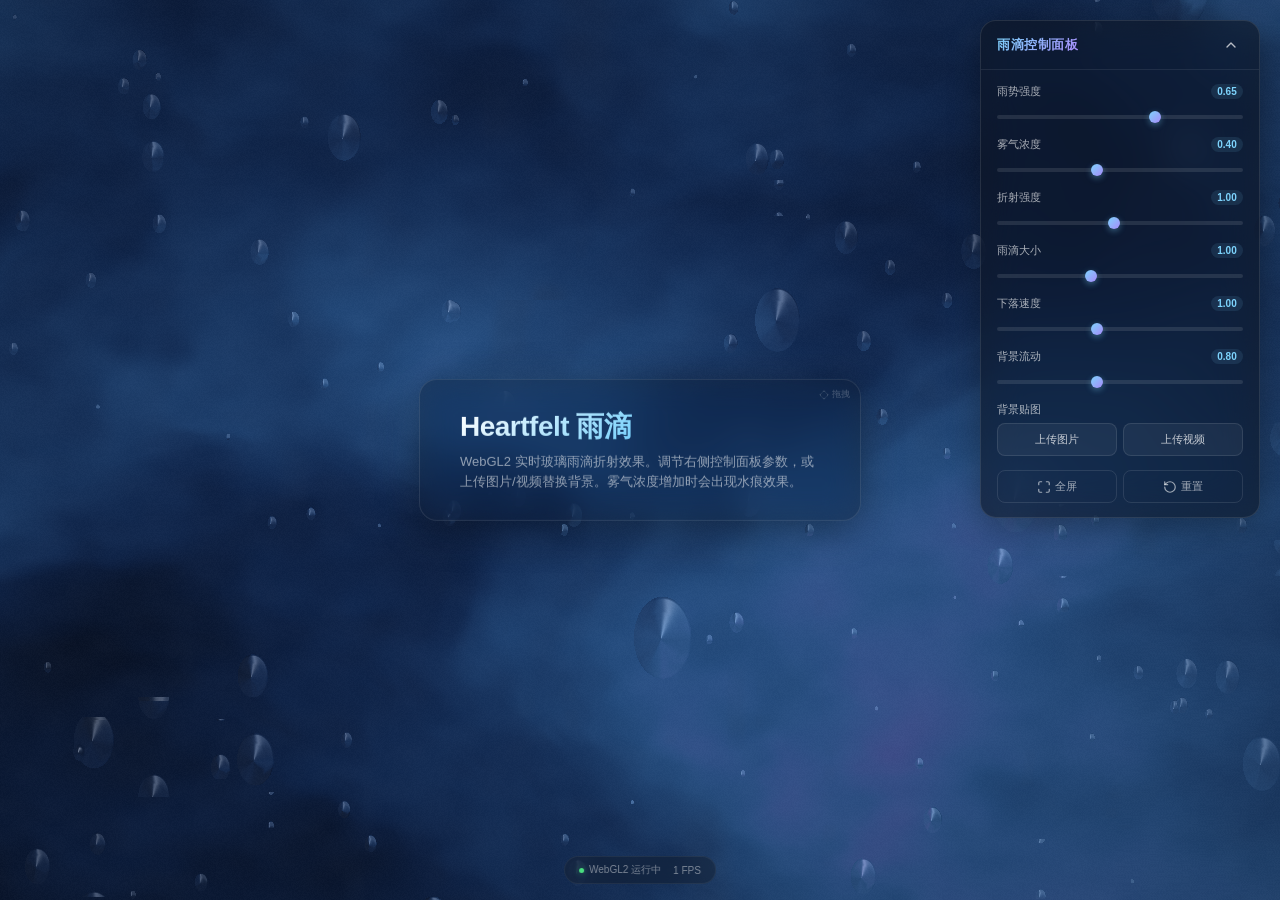
<file: index.html>
<!DOCTYPE html>
<html lang="zh-CN">
<head>
<meta charset="UTF-8">
<meta name="viewport" content="width=device-width, initial-scale=1.0">
<title>Heartfelt - WebGL2 玻璃雨滴效果</title>
<style>
  * { margin: 0; padding: 0; box-sizing: border-box; }
  
  html, body {
    width: 100%;
    height: 100%;
    overflow: hidden;
    font-family: -apple-system, BlinkMacSystemFont, 'Segoe UI', 'PingFang SC', 'Hiragino Sans GB', 'Microsoft YaHei', sans-serif;
    background: #0a0a0f;
    color: #e8eef5;
    user-select: none;
  }
  
  #canvas {
    position: fixed;
    top: 0;
    left: 0;
    width: 100%;
    height: 100%;
    z-index: 0;
  }
  
  .control-panel {
    position: fixed;
    top: 20px;
    right: 20px;
    z-index: 100;
    width: 280px;
    background: rgba(15, 20, 30, 0.6);
    backdrop-filter: blur(20px) saturate(1.4);
    -webkit-backdrop-filter: blur(20px) saturate(1.4);
    border: 1px solid rgba(255, 255, 255, 0.1);
    border-radius: 16px;
    overflow: hidden;
    box-shadow: 0 8px 32px rgba(0, 0, 0, 0.3);
    transition: all 0.4s cubic-bezier(0.4, 0, 0.2, 1);
  }
  
  .control-panel.collapsed {
    width: 48px;
    height: 48px;
    border-radius: 24px;
  }
  
  .control-panel.collapsed .panel-header h2,
  .control-panel.collapsed .panel-content {
    opacity: 0;
    pointer-events: none;
  }
  
  .panel-header {
    display: flex;
    align-items: center;
    justify-content: space-between;
    padding: 12px 16px;
    border-bottom: 1px solid rgba(255, 255, 255, 0.08);
    cursor: pointer;
    transition: background 0.2s;
  }
  
  .panel-header:hover {
    background: rgba(255, 255, 255, 0.05);
  }
  
  .panel-header h2 {
    font-size: 13px;
    font-weight: 600;
    letter-spacing: 0.5px;
    background: linear-gradient(135deg, #7dd3fc, #a78bfa);
    -webkit-background-clip: text;
    -webkit-text-fill-color: transparent;
    background-clip: text;
    white-space: nowrap;
    transition: opacity 0.2s;
  }
  
  .toggle-btn {
    width: 24px;
    height: 24px;
    display: flex;
    align-items: center;
    justify-content: center;
    color: rgba(255, 255, 255, 0.7);
    transition: transform 0.3s ease;
    flex-shrink: 0;
  }
  
  .control-panel.collapsed .toggle-btn {
    transform: rotate(180deg);
  }
  
  .toggle-btn svg {
    width: 16px;
    height: 16px;
  }
  
  .panel-content {
    padding: 14px 16px;
    max-height: 65vh;
    overflow-y: auto;
    transition: opacity 0.2s 0.1s;
  }
  
  .panel-content::-webkit-scrollbar {
    width: 4px;
  }
  
  .panel-content::-webkit-scrollbar-track {
    background: transparent;
  }
  
  .panel-content::-webkit-scrollbar-thumb {
    background: rgba(255, 255, 255, 0.2);
    border-radius: 2px;
  }
  
  .control-group {
    margin-bottom: 14px;
  }
  
  .control-group:last-child {
    margin-bottom: 0;
  }
  
  .control-label {
    display: flex;
    justify-content: space-between;
    align-items: center;
    margin-bottom: 6px;
    font-size: 11px;
    color: rgba(255, 255, 255, 0.65);
  }
  
  .control-value {
    font-size: 10px;
    font-weight: 600;
    color: #7dd3fc;
    background: rgba(125, 211, 252, 0.1);
    padding: 2px 6px;
    border-radius: 8px;
    min-width: 32px;
    text-align: center;
  }
  
  input[type="range"] {
    width: 100%;
    height: 4px;
    -webkit-appearance: none;
    appearance: none;
    background: rgba(255, 255, 255, 0.1);
    border-radius: 2px;
    outline: none;
    cursor: pointer;
  }
  
  input[type="range"]::-webkit-slider-thumb {
    -webkit-appearance: none;
    appearance: none;
    width: 12px;
    height: 12px;
    background: linear-gradient(135deg, #7dd3fc, #a78bfa);
    border-radius: 50%;
    cursor: pointer;
    box-shadow: 0 2px 6px rgba(125, 211, 252, 0.4);
    transition: transform 0.15s;
  }
  
  input[type="range"]::-webkit-slider-thumb:hover {
    transform: scale(1.15);
  }
  
  input[type="range"]::-moz-range-thumb {
    width: 12px;
    height: 12px;
    background: linear-gradient(135deg, #7dd3fc, #a78bfa);
    border-radius: 50%;
    cursor: pointer;
    border: none;
  }
  
  .upload-group {
    display: flex;
    gap: 6px;
    margin-bottom: 8px;
  }
  
  .upload-btn {
    flex: 1;
    padding: 8px 10px;
    font-size: 11px;
    font-weight: 500;
    color: rgba(255, 255, 255, 0.75);
    background: rgba(255, 255, 255, 0.05);
    border: 1px solid rgba(255, 255, 255, 0.1);
    border-radius: 8px;
    cursor: pointer;
    transition: all 0.2s;
    text-align: center;
  }
  
  .upload-btn:hover {
    background: rgba(125, 211, 252, 0.12);
    border-color: rgba(125, 211, 252, 0.25);
    color: #7dd3fc;
  }
  
  .action-group {
    display: flex;
    gap: 6px;
  }
  
  .action-btn {
    flex: 1;
    padding: 8px 10px;
    font-size: 11px;
    font-weight: 500;
    color: rgba(255, 255, 255, 0.6);
    background: transparent;
    border: 1px solid rgba(255, 255, 255, 0.1);
    border-radius: 8px;
    cursor: pointer;
    transition: all 0.2s;
    display: flex;
    align-items: center;
    justify-content: center;
    gap: 4px;
  }
  
  .action-btn:hover {
    color: rgba(255, 255, 255, 0.9);
    border-color: rgba(255, 255, 255, 0.2);
    background: rgba(255, 255, 255, 0.05);
  }
  
  .action-btn svg {
    width: 14px;
    height: 14px;
  }
  
  #fileInput, #videoInput {
    display: none;
  }
  
  .floating-text {
    position: fixed;
    top: 50%;
    left: 50%;
    transform: translate(-50%, -50%);
    z-index: 50;
    padding: 28px 40px;
    background: rgba(15, 20, 30, 0.35);
    backdrop-filter: blur(16px) saturate(1.3);
    -webkit-backdrop-filter: blur(16px) saturate(1.3);
    border: 1px solid rgba(255, 255, 255, 0.1);
    border-radius: 18px;
    cursor: grab;
    box-shadow: 0 8px 40px rgba(0, 0, 0, 0.35);
    transition: box-shadow 0.3s;
    max-width: 90vw;
  }
  
  .floating-text:active {
    cursor: grabbing;
  }
  
  .floating-text:hover {
    box-shadow: 0 12px 50px rgba(125, 211, 252, 0.12);
  }
  
  .floating-text h1 {
    font-size: 28px;
    font-weight: 700;
    letter-spacing: -0.5px;
    margin-bottom: 6px;
    background: linear-gradient(135deg, #ffffff 0%, #7dd3fc 50%, #a78bfa 100%);
    -webkit-background-clip: text;
    -webkit-text-fill-color: transparent;
    background-clip: text;
    white-space: nowrap;
  }
  
  .floating-text p {
    font-size: 13px;
    color: rgba(255, 255, 255, 0.55);
    line-height: 1.55;
    max-width: 360px;
  }
  
  .drag-hint {
    position: absolute;
    top: 8px;
    right: 10px;
    font-size: 9px;
    color: rgba(255, 255, 255, 0.25);
    display: flex;
    align-items: center;
    gap: 3px;
  }
  
  .drag-hint svg {
    width: 10px;
    height: 10px;
  }
  
  .status-bar {
    position: fixed;
    bottom: 16px;
    left: 50%;
    transform: translateX(-50%);
    z-index: 50;
    padding: 6px 14px;
    background: rgba(15, 20, 30, 0.35);
    backdrop-filter: blur(10px);
    -webkit-backdrop-filter: blur(10px);
    border: 1px solid rgba(255, 255, 255, 0.06);
    border-radius: 16px;
    font-size: 10px;
    color: rgba(255, 255, 255, 0.45);
    display: flex;
    gap: 12px;
    align-items: center;
    transition: opacity 0.3s;
  }
  
  .status-bar.hidden {
    opacity: 0;
    pointer-events: none;
  }
  
  .status-item {
    display: flex;
    align-items: center;
    gap: 5px;
  }
  
  .status-dot {
    width: 5px;
    height: 5px;
    border-radius: 50%;
    background: #4ade80;
    box-shadow: 0 0 6px rgba(74, 222, 128, 0.5);
  }
  
  .error-overlay {
    position: fixed;
    top: 50%;
    left: 50%;
    transform: translate(-50%, -50%);
    z-index: 200;
    padding: 20px 28px;
    background: rgba(220, 38, 38, 0.9);
    backdrop-filter: blur(10px);
    border-radius: 12px;
    color: white;
    font-size: 13px;
    display: none;
    max-width: 80vw;
  }
  
  .error-overlay.show {
    display: block;
  }
  
  .error-overlay h3 {
    margin-bottom: 6px;
    font-size: 14px;
  }
  
  .error-overlay pre {
    background: rgba(0, 0, 0, 0.3);
    padding: 10px;
    border-radius: 6px;
    font-size: 10px;
    white-space: pre-wrap;
    word-break: break-all;
    max-height: 150px;
    overflow-y: auto;
  }
  
  @media (max-width: 640px) {
    .control-panel {
      width: calc(100% - 32px);
      top: 8px;
      right: 8px;
      left: 8px;
    }
    
    .floating-text {
      padding: 20px 28px;
    }
    
    .floating-text h1 {
      font-size: 22px;
    }
    
    .floating-text p {
      font-size: 11px;
    }
  }
</style>
</head>
<body>

<canvas id="canvas"></canvas>

<div class="error-overlay" id="errorOverlay">
  <h3>WebGL 渲染错误</h3>
  <pre id="errorMessage"></pre>
</div>

<div class="control-panel" id="controlPanel">
  <div class="panel-header" id="panelHeader">
    <h2>雨滴控制面板</h2>
    <div class="toggle-btn">
      <svg viewBox="0 0 24 24" fill="none" stroke="currentColor" stroke-width="2" stroke-linecap="round" stroke-linejoin="round">
        <polyline points="18 15 12 9 6 15"></polyline>
      </svg>
    </div>
  </div>
  <div class="panel-content">
    <div class="control-group">
      <div class="control-label">
        <span>雨势强度</span>
        <span class="control-value" id="rainValue">0.65</span>
      </div>
      <input type="range" id="rainIntensity" min="0" max="1" step="0.01" value="0.65">
    </div>
    
    <div class="control-group">
      <div class="control-label">
        <span>雾气浓度</span>
        <span class="control-value" id="fogValue">0.40</span>
      </div>
      <input type="range" id="fogDensity" min="0" max="1" step="0.01" value="0.40">
    </div>
    
    <div class="control-group">
      <div class="control-label">
        <span>折射强度</span>
        <span class="control-value" id="refractValue">1.00</span>
      </div>
      <input type="range" id="refraction" min="0.1" max="2.0" step="0.01" value="1.0">
    </div>
    
    <div class="control-group">
      <div class="control-label">
        <span>雨滴大小</span>
        <span class="control-value" id="sizeValue">1.00</span>
      </div>
      <input type="range" id="dropSize" min="0.4" max="2.0" step="0.01" value="1.0">
    </div>
    
    <div class="control-group">
      <div class="control-label">
        <span>下落速度</span>
        <span class="control-value" id="speedValue">1.00</span>
      </div>
      <input type="range" id="fallSpeed" min="0" max="2.5" step="0.01" value="1.0">
    </div>
    
    <div class="control-group">
      <div class="control-label">
        <span>背景流动</span>
        <span class="control-value" id="fluidValue">0.80</span>
      </div>
      <input type="range" id="fluidSpeed" min="0" max="2" step="0.01" value="0.8">
    </div>
    
    <div class="control-group">
      <div class="control-label">
        <span>背景贴图</span>
      </div>
      <div class="upload-group">
        <label class="upload-btn" for="fileInput">上传图片</label>
        <label class="upload-btn" for="videoInput">上传视频</label>
      </div>
      <input type="file" id="fileInput" accept="image/*">
      <input type="file" id="videoInput" accept="video/*">
    </div>
    
    <div class="control-group">
      <div class="action-group">
        <button class="action-btn" id="fullscreenBtn">
          <svg viewBox="0 0 24 24" fill="none" stroke="currentColor" stroke-width="2" stroke-linecap="round" stroke-linejoin="round">
            <path d="M8 3H5a2 2 0 0 0-2 2v3m18 0V5a2 2 0 0 0-2-2h-3m0 18h3a2 2 0 0 0 2-2v-3M3 16v3a2 2 0 0 0 2 2h3"></path>
          </svg>
          全屏
        </button>
        <button class="action-btn" id="resetBtn">
          <svg viewBox="0 0 24 24" fill="none" stroke="currentColor" stroke-width="2" stroke-linecap="round" stroke-linejoin="round">
            <path d="M3 12a9 9 0 1 0 9-9 9.75 9.75 0 0 0-6.74 2.74L3 8"></path>
            <path d="M3 3v5h5"></path>
          </svg>
          重置
        </button>
      </div>
    </div>
  </div>
</div>

<div class="floating-text" id="floatingText">
  <div class="drag-hint">
    <svg viewBox="0 0 24 24" fill="none" stroke="currentColor" stroke-width="2" stroke-linecap="round" stroke-linejoin="round">
      <path d="M5 9l-3 3 3 3"></path>
      <path d="M9 5l3-3 3 3"></path>
      <path d="M15 19l-3 3-3-3"></path>
      <path d="M19 9l3 3-3 3"></path>
    </svg>
    拖拽
  </div>
  <h1>Heartfelt 雨滴</h1>
  <p>WebGL2 实时玻璃雨滴折射效果。调节右侧控制面板参数，或上传图片/视频替换背景。雾气浓度增加时会出现水痕效果。</p>
</div>

<div class="status-bar" id="statusBar">
  <div class="status-item">
    <span class="status-dot"></span>
    <span id="statusText">初始化中...</span>
  </div>
  <div class="status-item">
    <span id="fpsDisplay">-- FPS</span>
  </div>
</div>

<script id="vertexShader" type="x-shader/x-vertex">#version 300 es
  in vec2 a_position;
  out vec2 v_uv;
  void main() {
    v_uv = a_position * 0.5 + 0.5;
    gl_Position = vec4(a_position, 0.0, 1.0);
  }
</script>

<script id="fragmentShader" type="x-shader/x-fragment">#version 300 es
  precision highp float;
  
  in vec2 v_uv;
  out vec4 fragColor;
  
  uniform float uTime;
  uniform vec2 uResolution;
  uniform float uRainIntensity;
  uniform float uFogDensity;
  uniform float uRefraction;
  uniform float uDropSize;
  uniform float uFallSpeed;
  uniform float uFluidSpeed;
  uniform sampler2D uBackgroundTex;
  uniform float uUseBackground;
  
  float hash21(vec2 p) {
    p = fract(p * vec2(234.34, 435.345));
    p += dot(p, p + 34.23);
    return fract(p.x * p.y);
  }
  
  float hash11(float n) {
    return fract(sin(n) * 43758.5453);
  }
  
  float noise(vec2 p) {
    vec2 i = floor(p);
    vec2 f = fract(p);
    f = f * f * (3.0 - 2.0 * f);
    return mix(
      mix(hash21(i + vec2(0.0, 0.0)), hash21(i + vec2(1.0, 0.0)), f.x),
      mix(hash21(i + vec2(0.0, 1.0)), hash21(i + vec2(1.0, 1.0)), f.x),
      f.y
    );
  }
  
  float fbm(vec2 p) {
    float v = 0.0;
    float a = 0.5;
    mat2 rot = mat2(0.8, 0.6, -0.6, 0.8);
    for (int i = 0; i < 5; i++) {
      v += a * noise(p);
      p = rot * p * 2.0;
      a *= 0.5;
    }
    return v;
  }
  
  vec3 fluidBackground(vec2 uv, float t) {
    float time = t * 0.12 * uFluidSpeed;
    vec2 p = uv * 2.2;
    
    float n1 = fbm(p + vec2(time * 0.25, time * 0.18));
    float n2 = fbm(p * 1.3 + vec2(-time * 0.18, time * 0.35) + n1 * 1.8);
    float n3 = fbm(p * 1.8 + vec2(time * 0.08, -time * 0.25) + n2 * 1.2);
    float combined = (n1 + n2 * 0.55 + n3 * 0.25) / 1.8;
    
    vec3 c1 = vec3(0.03, 0.05, 0.10);
    vec3 c2 = vec3(0.06, 0.15, 0.32);
    vec3 c3 = vec3(0.18, 0.38, 0.62);
    vec3 c4 = vec3(0.42, 0.30, 0.65);
    
    vec3 col = mix(c1, c2, smoothstep(0.15, 0.45, combined));
    col = mix(col, c3, smoothstep(0.35, 0.65, combined));
    col = mix(col, c4, smoothstep(0.55, 0.85, combined));
    
    float glow = pow(max(0.0, combined - 0.45), 2.5) * 0.35;
    col += vec3(0.25, 0.45, 0.72) * glow;
    
    col += (noise(uv * 50.0 + time) - 0.5) * 0.015;
    
    return col;
  }
  
  float smoothDrop(vec2 uv, vec2 pos, float size, float aspect) {
    vec2 d = uv - pos;
    d.x *= aspect;
    float r = length(d);
    
    float coreRadius = size * 0.55;
    float softRadius = size;
    
    if (r > softRadius) return 0.0;
    
    float core = 1.0 - smoothstep(0.0, coreRadius, r);
    float soft = smoothstep(softRadius, softRadius * 0.4, r);
    
    float shape = core * 0.6 + soft * 0.4;
    shape *= smoothstep(softRadius, coreRadius, r);
    
    float height = sqrt(max(0.0, 1.0 - r / softRadius * r / softRadius));
    height = pow(height, 1.2);
    
    return height * shape;
  }
  
  float getDropHeight(vec2 uv, float t, float scale, float density, float speed, float aspect) {
    vec2 p = uv * scale;
    p.y += t * speed * uFallSpeed;
    
    vec2 gv = fract(p) - 0.5;
    vec2 id = floor(p);
    
    float n = hash21(id);
    if (n > density) return 0.0;
    
    vec2 offset = vec2(
      hash21(id * 3.7) - 0.5,
      hash21(id * 5.3) - 0.5
    ) * 0.45;
    
    float phase = hash21(id * 7.1);
    float dropY = (fract(t * 0.35 + phase * 8.0) - 0.5) * 0.7;
    
    vec2 pos = gv - offset;
    pos.y += dropY;
    pos = fract(pos + 0.5) - 0.5;
    
    float baseSize = mix(0.12, 0.32, hash21(id * 9.5)) * uDropSize;
    
    float sizeWobble = sin(t * 1.5 + id.x * 5.0 + id.y * 3.0) * 0.08;
    float dropSizeVar = baseSize + sizeWobble;
    
    float h = smoothDrop(pos, vec2(0.0), dropSizeVar, aspect);
    
    return h;
  }
  
  vec2 getDropNormal(vec2 uv, float t, float scale, float density, float speed, float aspect) {
    float eps = 0.004;
    float h = getDropHeight(uv, t, scale, density, speed, aspect);
    float hx = getDropHeight(uv + vec2(eps, 0.0), t, scale, density, speed, aspect);
    float hy = getDropHeight(uv + vec2(0.0, eps), t, scale, density, speed, aspect);
    
    if (h < 0.01) return vec2(0.0);
    
    float nx = (h - hx) / eps;
    float ny = (h - hy) / eps;
    
    return vec2(nx, ny) * h;
  }
  
  float waterStreak(vec2 uv, float t, float scale, float intensity) {
    vec2 p = uv * scale;
    float seed = hash21(floor(p));
    
    p.y += t * 0.15 * uFallSpeed * (0.8 + seed * 0.4);
    p.x += sin(p.y * 1.5 + seed * 10.0) * 0.08;
    
    vec2 gv = fract(p) - 0.5;
    vec2 id = floor(p);
    
    float n = hash21(id);
    if (n > intensity * 0.7) return 0.0;
    
    float width = 0.06 + hash21(id * 2.3) * 0.04;
    float streakX = (hash21(id * 4.1) - 0.5) * 0.6;
    
    float dx = abs(gv.x - streakX);
    if (dx > width) return 0.0;
    
    float fadeY = smoothstep(0.5, 0.2, abs(gv.y));
    float fadeX = smoothstep(width, width * 0.3, dx);
    
    float streak = fadeY * fadeX;
    
    float flow = noise(vec2(gv.y * 8.0 + seed * 5.0, t * 2.0 + id.x));
    streak *= smoothstep(0.3, 0.7, flow);
    
    return streak * 0.6;
  }
  
  float waterTrace(vec2 uv, float t, float fogDensity) {
    float intensity = fogDensity * 1.5;
    if (intensity < 0.1) return 0.0;
    
    float trace = 0.0;
    
    trace += waterStreak(uv, t, 3.0, intensity) * 1.0;
    trace += waterStreak(uv, t, 6.0, intensity * 0.8) * 0.6;
    trace += waterStreak(uv, t, 12.0, intensity * 0.6) * 0.35;
    trace += waterStreak(uv, t, 24.0, intensity * 0.4) * 0.2;
    
    trace *= fogDensity;
    
    float drip = noise(uv * 40.0 + vec2(t * 0.5, 0.0));
    drip = smoothstep(0.65, 0.85, drip) * smoothstep(0.85, 0.65, drip);
    trace += drip * fogDensity * 0.15 * uRainIntensity;
    
    return trace;
  }
  
  void main() {
    vec2 uv = v_uv;
    float aspect = uResolution.x / uResolution.y;
    vec2 suv = vec2(uv.x * aspect, uv.y);
    float t = uTime;
    
    vec2 normalAccum = vec2(0.0);
    float heightAccum = 0.0;
    
    vec2 n1 = getDropNormal(suv, t, 5.0, 0.32 * uRainIntensity, 0.7, aspect);
    normalAccum += n1;
    heightAccum += length(n1);
    
    vec2 n2 = getDropNormal(suv, t, 9.0, 0.22 * uRainIntensity, 1.0, aspect);
    normalAccum += n2 * 0.55;
    heightAccum += length(n2) * 0.55;
    
    vec2 n3 = getDropNormal(suv, t, 15.0, 0.15 * uRainIntensity, 0.45, aspect);
    normalAccum += n3 * 0.28;
    heightAccum += length(n3) * 0.28;
    
    vec2 n4 = getDropNormal(suv, t, 25.0, 0.10 * uRainIntensity, 0.25, aspect);
    normalAccum += n4 * 0.15;
    heightAccum += length(n4) * 0.15;
    
    vec3 totalNormal = vec3(0.0, 0.0, 1.0);
    if (heightAccum > 0.005) {
      vec2 nn = normalAccum / heightAccum;
      totalNormal = normalize(vec3(nn.x, nn.y, 1.0));
    }
    
    float dropIntensity = smoothstep(0.0, 0.25, heightAccum);
    
    float waterTrace = waterTrace(uv, t, uFogDensity);
    
    vec2 refractOffset = totalNormal.xy * uRefraction * 0.08;
    refractOffset += vec2(waterTrace * 0.015 * uRefraction, waterTrace * 0.02 * uRefraction);
    
    vec2 bgUV = uv + refractOffset;
    bgUV = clamp(bgUV, 0.001, 0.999);
    
    vec3 bgColor;
    if (uUseBackground > 0.5) {
      bgColor = texture(uBackgroundTex, bgUV).rgb;
    } else {
      bgColor = fluidBackground(bgUV, t);
    }
    
    vec3 col = bgColor;
    
    float fresnel = pow(1.0 - max(0.0, totalNormal.z), 2.5);
    vec3 highlightColor = vec3(0.88, 0.94, 1.0);
    col += highlightColor * fresnel * 0.28 * dropIntensity;
    
    vec3 lightDir = normalize(vec3(0.35, 0.65, 1.0));
    float spec = pow(max(0.0, dot(totalNormal, lightDir)), 55.0);
    col += vec3(1.0, 0.97, 0.93) * spec * 0.45 * dropIntensity;
    
    float softSpec = pow(max(0.0, dot(totalNormal, lightDir)), 8.0);
    col += vec3(0.7, 0.85, 1.0) * softSpec * 0.08 * dropIntensity;
    
    float ambient = (1.0 - totalNormal.z) * 0.08;
    col += vec3(0.65, 0.75, 0.92) * ambient * dropIntensity;
    
    float traceBright = waterTrace * 0.12;
    col += vec3(0.55, 0.7, 0.9) * traceBright;
    
    float traceDark = waterTrace * 0.18;
    col = mix(col, vec3(0.04, 0.06, 0.12), traceDark);
    
    float fogAmt = uFogDensity * 0.35;
    fogAmt += waterTrace * 0.2;
    fogAmt += dropIntensity * 0.05 * uFogDensity;
    vec3 fogColor = vec3(0.04, 0.06, 0.10);
    col = mix(col, fogColor, clamp(fogAmt, 0.0, 0.75));
    
    float fogNoise = fbm(uv * 1.2 + vec2(t * 0.02, t * 0.015));
    col = mix(col, vec3(0.06, 0.08, 0.14), fogNoise * uFogDensity * 0.2);
    
    float vig = 1.0 - pow(length(uv - 0.5) * 1.35, 2.0) * 0.22;
    col *= vig;
    
    col = pow(col, vec3(0.96));
    
    float grain = (hash21(uv * uResolution.xy + fract(t * 0.08)) - 0.5) * 0.018;
    col += grain;
    
    col = clamp(col, 0.0, 1.0);
    
    fragColor = vec4(col, 1.0);
  }
</script>

<script>
(function() {
  'use strict';
  
  const canvas = document.getElementById('canvas');
  const errorOverlay = document.getElementById('errorOverlay');
  const errorMessage = document.getElementById('errorMessage');
  const statusText = document.getElementById('statusText');
  const statusDot = document.querySelector('.status-dot');
  const statusBar = document.getElementById('statusBar');
  
  function showError(msg) {
    errorOverlay.classList.add('show');
    errorMessage.textContent = msg;
    statusText.textContent = '渲染错误';
    statusDot.style.background = '#ef4444';
    statusDot.style.boxShadow = '0 0 6px rgba(239, 68, 68, 0.5)';
    console.error(msg);
  }
  
  let gl = null;
  try {
    gl = canvas.getContext('webgl2', {
      antialias: false,
      alpha: false,
      powerPreference: 'high-performance',
      preserveDrawingBuffer: false
    });
  } catch (e) {
    showError('WebGL2 初始化失败: ' + e.message);
    return;
  }
  
  if (!gl) {
    showError('您的浏览器不支持 WebGL2，请使用现代浏览器访问。');
    return;
  }
  
  const params = {
    rainIntensity: 0.65,
    fogDensity: 0.40,
    refraction: 1.0,
    dropSize: 1.0,
    fallSpeed: 1.0,
    fluidSpeed: 0.8,
    useBackground: 0.0
  };
  
  const defaults = { ...params };
  
  function createShader(gl, type, source) {
    const shader = gl.createShader(type);
    gl.shaderSource(shader, source);
    gl.compileShader(shader);
    
    if (!gl.getShaderParameter(shader, gl.COMPILE_STATUS)) {
      const info = gl.getShaderInfoLog(shader);
      gl.deleteShader(shader);
      throw new Error((type === gl.VERTEX_SHADER ? '顶点' : '片段') + '着色器编译错误:\n' + info);
    }
    return shader;
  }
  
  function createProgram(gl, vertexShader, fragmentShader) {
    const program = gl.createProgram();
    gl.attachShader(program, vertexShader);
    gl.attachShader(program, fragmentShader);
    gl.linkProgram(program);
    
    if (!gl.getProgramParameter(program, gl.LINK_STATUS)) {
      const info = gl.getProgramInfoLog(program);
      gl.deleteProgram(program);
      throw new Error('着色器程序链接错误:\n' + info);
    }
    return program;
  }
  
  let program = null;
  let uniforms = {};
  let vao = null;
  
  try {
    const vertexSource = document.getElementById('vertexShader').textContent.trim();
    const fragmentSource = document.getElementById('fragmentShader').textContent.trim();
    
    const vertexShader = createShader(gl, gl.VERTEX_SHADER, vertexSource);
    const fragmentShader = createShader(gl, gl.FRAGMENT_SHADER, fragmentSource);
    program = createProgram(gl, vertexShader, fragmentShader);
    
    const positions = new Float32Array([
      -1, -1,
       1, -1,
      -1,  1,
       1,  1
    ]);
    
    const positionBuffer = gl.createBuffer();
    gl.bindBuffer(gl.ARRAY_BUFFER, positionBuffer);
    gl.bufferData(gl.ARRAY_BUFFER, positions, gl.STATIC_DRAW);
    
    vao = gl.createVertexArray();
    gl.bindVertexArray(vao);
    
    const positionLoc = gl.getAttribLocation(program, 'a_position');
    if (positionLoc >= 0) {
      gl.enableVertexAttribArray(positionLoc);
      gl.vertexAttribPointer(positionLoc, 2, gl.FLOAT, false, 0, 0);
    }
    
    gl.bindVertexArray(null);
    
    uniforms = {
      time: gl.getUniformLocation(program, 'uTime'),
      resolution: gl.getUniformLocation(program, 'uResolution'),
      rainIntensity: gl.getUniformLocation(program, 'uRainIntensity'),
      fogDensity: gl.getUniformLocation(program, 'uFogDensity'),
      refraction: gl.getUniformLocation(program, 'uRefraction'),
      dropSize: gl.getUniformLocation(program, 'uDropSize'),
      fallSpeed: gl.getUniformLocation(program, 'uFallSpeed'),
      fluidSpeed: gl.getUniformLocation(program, 'uFluidSpeed'),
      backgroundTex: gl.getUniformLocation(program, 'uBackgroundTex'),
      useBackground: gl.getUniformLocation(program, 'uUseBackground')
    };
    
    statusText.textContent = 'WebGL2 运行中';
    
  } catch (e) {
    showError(e.message);
    return;
  }
  
  let bgTexture = null;
  let videoElement = null;
  let videoPlaying = false;
  
  function createTexture(source) {
    const texture = gl.createTexture();
    gl.bindTexture(gl.TEXTURE_2D, texture);
    
    gl.pixelStorei(gl.UNPACK_FLIP_Y_WEBGL, true);
    gl.texImage2D(gl.TEXTURE_2D, 0, gl.RGBA, gl.RGBA, gl.UNSIGNED_BYTE, source);
    gl.texParameteri(gl.TEXTURE_2D, gl.TEXTURE_WRAP_S, gl.CLAMP_TO_EDGE);
    gl.texParameteri(gl.TEXTURE_2D, gl.TEXTURE_WRAP_T, gl.CLAMP_TO_EDGE);
    gl.texParameteri(gl.TEXTURE_2D, gl.TEXTURE_MIN_FILTER, gl.LINEAR);
    gl.texParameteri(gl.TEXTURE_2D, gl.TEXTURE_MAG_FILTER, gl.LINEAR);
    
    return texture;
  }
  
  function updateVideoTexture() {
    if (videoElement && videoPlaying && bgTexture && videoElement.readyState >= 2) {
      gl.bindTexture(gl.TEXTURE_2D, bgTexture);
      try {
        gl.texImage2D(gl.TEXTURE_2D, 0, gl.RGBA, gl.RGBA, gl.UNSIGNED_BYTE, videoElement);
      } catch (e) {}
    }
  }
  
  function resize() {
    const dpr = Math.min(window.devicePixelRatio || 1, 1.5);
    const w = window.innerWidth;
    const h = window.innerHeight;
    
    canvas.width = Math.floor(w * dpr);
    canvas.height = Math.floor(h * dpr);
    canvas.style.width = w + 'px';
    canvas.style.height = h + 'px';
    
    gl.viewport(0, 0, canvas.width, canvas.height);
  }
  
  window.addEventListener('resize', resize);
  resize();
  
  let startTime = performance.now();
  let lastTime = startTime;
  let frameCount = 0;
  let fps = 0;
  let animId = null;
  
  const fpsDisplay = document.getElementById('fpsDisplay');
  
  function render(now) {
    try {
      const time = (now - startTime) / 1000;
      
      frameCount++;
      if (now - lastTime >= 1000) {
        fps = frameCount;
        fpsDisplay.textContent = fps + ' FPS';
        frameCount = 0;
        lastTime = now;
      }
      
      updateVideoTexture();
      
      gl.useProgram(program);
      gl.bindVertexArray(vao);
      
      gl.uniform1f(uniforms.time, time);
      gl.uniform2f(uniforms.resolution, canvas.width, canvas.height);
      gl.uniform1f(uniforms.rainIntensity, params.rainIntensity);
      gl.uniform1f(uniforms.fogDensity, params.fogDensity);
      gl.uniform1f(uniforms.refraction, params.refraction);
      gl.uniform1f(uniforms.dropSize, params.dropSize);
      gl.uniform1f(uniforms.fallSpeed, params.fallSpeed);
      gl.uniform1f(uniforms.fluidSpeed, params.fluidSpeed);
      gl.uniform1f(uniforms.useBackground, params.useBackground);
      
      if (bgTexture && uniforms.backgroundTex) {
        gl.activeTexture(gl.TEXTURE0);
        gl.bindTexture(gl.TEXTURE_2D, bgTexture);
        gl.uniform1i(uniforms.backgroundTex, 0);
      }
      
      gl.drawArrays(gl.TRIANGLE_STRIP, 0, 4);
      
      animId = requestAnimationFrame(render);
      
    } catch (e) {
      showError('渲染错误: ' + e.message);
      if (animId) cancelAnimationFrame(animId);
    }
  }
  
  animId = requestAnimationFrame(render);
  
  const controlPanel = document.getElementById('controlPanel');
  const panelHeader = document.getElementById('panelHeader');
  
  panelHeader.addEventListener('click', () => {
    controlPanel.classList.toggle('collapsed');
  });
  
  function setupSlider(id, paramName, valueId, format) {
    const slider = document.getElementById(id);
    const valueEl = document.getElementById(valueId);
    const fmt = format || ((v) => v.toFixed(2));
    
    slider.addEventListener('input', (e) => {
      params[paramName] = parseFloat(e.target.value);
      valueEl.textContent = fmt(params[paramName]);
    });
  }
  
  setupSlider('rainIntensity', 'rainIntensity', 'rainValue');
  setupSlider('fogDensity', 'fogDensity', 'fogValue');
  setupSlider('refraction', 'refraction', 'refractValue');
  setupSlider('dropSize', 'dropSize', 'sizeValue');
  setupSlider('fallSpeed', 'fallSpeed', 'speedValue');
  setupSlider('fluidSpeed', 'fluidSpeed', 'fluidValue');
  
  const fileInput = document.getElementById('fileInput');
  const videoInput = document.getElementById('videoInput');
  
  function cleanupMedia() {
    if (videoElement) {
      videoElement.pause();
      videoElement.src = '';
      videoElement.load();
      videoElement = null;
      videoPlaying = false;
    }
    if (bgTexture) {
      gl.deleteTexture(bgTexture);
      bgTexture = null;
    }
  }
  
  fileInput.addEventListener('change', (e) => {
    const file = e.target.files[0];
    if (!file) return;
    
    cleanupMedia();
    params.useBackground = 0.0;
    
    const reader = new FileReader();
    reader.onload = (event) => {
      const img = new Image();
      img.onload = () => {
        bgTexture = createTexture(img);
        params.useBackground = 1.0;
      };
      img.onerror = () => showError('图片加载失败');
      img.src = event.target.result;
    };
    reader.onerror = () => showError('文件读取失败');
    reader.readAsDataURL(file);
  });
  
  videoInput.addEventListener('change', (e) => {
    const file = e.target.files[0];
    if (!file) return;
    
    cleanupMedia();
    params.useBackground = 0.0;
    
    videoElement = document.createElement('video');
    videoElement.loop = true;
    videoElement.muted = true;
    videoElement.playsInline = true;
    videoElement.crossOrigin = 'anonymous';
    
    const url = URL.createObjectURL(file);
    videoElement.src = url;
    
    videoElement.addEventListener('loadeddata', () => {
      try {
        bgTexture = createTexture(videoElement);
        params.useBackground = 1.0;
        videoPlaying = true;
        videoElement.play().catch(() => {});
      } catch (e) {
        showError('视频纹理创建失败: ' + e.message);
      }
    });
    
    videoElement.addEventListener('error', () => {
      showError('视频加载失败');
      URL.revokeObjectURL(url);
    });
  });
  
  const fullscreenBtn = document.getElementById('fullscreenBtn');
  let isFullscreen = false;
  
  fullscreenBtn.addEventListener('click', () => {
    if (!isFullscreen) {
      if (document.documentElement.requestFullscreen) {
        document.documentElement.requestFullscreen();
      } else if (document.documentElement.webkitRequestFullscreen) {
        document.documentElement.webkitRequestFullscreen();
      }
      isFullscreen = true;
      fullscreenBtn.innerHTML = `
        <svg viewBox="0 0 24 24" fill="none" stroke="currentColor" stroke-width="2" stroke-linecap="round" stroke-linejoin="round">
          <path d="M8 3v3a2 2 0 0 1-2 2H3m21 0h-3a2 2 0 0 1-2-2V3m0 18v-3a2 2 0 0 1 2-2h3M3 16h3a2 2 0 0 1 2 2v3"></path>
        </svg>
        退出
      `;
      statusBar.classList.add('hidden');
    } else {
      if (document.exitFullscreen) {
        document.exitFullscreen();
      } else if (document.webkitExitFullscreen) {
        document.webkitExitFullscreen();
      }
      isFullscreen = false;
      fullscreenBtn.innerHTML = `
        <svg viewBox="0 0 24 24" fill="none" stroke="currentColor" stroke-width="2" stroke-linecap="round" stroke-linejoin="round">
          <path d="M8 3H5a2 2 0 0 0-2 2v3m18 0V5a2 2 0 0 0-2-2h-3m0 18h3a2 2 0 0 0 2-2v-3M3 16v3a2 2 0 0 0 2 2h3"></path>
        </svg>
        全屏
      `;
      statusBar.classList.remove('hidden');
    }
  });
  
  document.addEventListener('fullscreenchange', () => {
    if (!document.fullscreenElement) {
      isFullscreen = false;
      fullscreenBtn.innerHTML = `
        <svg viewBox="0 0 24 24" fill="none" stroke="currentColor" stroke-width="2" stroke-linecap="round" stroke-linejoin="round">
          <path d="M8 3H5a2 2 0 0 0-2 2v3m18 0V5a2 2 0 0 0-2-2h-3m0 18h3a2 2 0 0 0 2-2v-3M3 16v3a2 2 0 0 0 2 2h3"></path>
        </svg>
        全屏
      `;
      statusBar.classList.remove('hidden');
    }
  });
  
  document.getElementById('resetBtn').addEventListener('click', () => {
    for (const key in defaults) {
      params[key] = defaults[key];
    }
    
    document.getElementById('rainIntensity').value = defaults.rainIntensity;
    document.getElementById('rainValue').textContent = defaults.rainIntensity.toFixed(2);
    document.getElementById('fogDensity').value = defaults.fogDensity;
    document.getElementById('fogValue').textContent = defaults.fogDensity.toFixed(2);
    document.getElementById('refraction').value = defaults.refraction;
    document.getElementById('refractValue').textContent = defaults.refraction.toFixed(2);
    document.getElementById('dropSize').value = defaults.dropSize;
    document.getElementById('sizeValue').textContent = defaults.dropSize.toFixed(2);
    document.getElementById('fallSpeed').value = defaults.fallSpeed;
    document.getElementById('speedValue').textContent = defaults.fallSpeed.toFixed(2);
    document.getElementById('fluidSpeed').value = defaults.fluidSpeed;
    document.getElementById('fluidValue').textContent = defaults.fluidSpeed.toFixed(2);
    
    cleanupMedia();
    params.useBackground = 0.0;
    
    fileInput.value = '';
    videoInput.value = '';
  });
  
  const floatingText = document.getElementById('floatingText');
  let isDragging = false;
  let dragOffsetX = 0;
  let dragOffsetY = 0;
  
  function getClientPos(e) {
    if (e.touches && e.touches.length > 0) {
      return { x: e.touches[0].clientX, y: e.touches[0].clientY };
    }
    return { x: e.clientX, y: e.clientY };
  }
  
  function startDrag(e) {
    if (e.target.closest('button, input, label, a')) return;
    
    isDragging = true;
    const pos = getClientPos(e);
    const rect = floatingText.getBoundingClientRect();
    
    dragOffsetX = pos.x - rect.left - rect.width / 2;
    dragOffsetY = pos.y - rect.top - rect.height / 2;
    
    floatingText.style.transition = 'none';
    e.preventDefault();
  }
  
  function onDrag(e) {
    if (!isDragging) return;
    
    const pos = getClientPos(e);
    const rect = floatingText.getBoundingClientRect();
    
    let newX = pos.x - window.innerWidth / 2 - dragOffsetX;
    let newY = pos.y - window.innerHeight / 2 - dragOffsetY;
    
    const maxX = window.innerWidth / 2 - rect.width / 2 - 8;
    const maxY = window.innerHeight / 2 - rect.height / 2 - 8;
    
    newX = Math.max(-maxX, Math.min(maxX, newX));
    newY = Math.max(-maxY, Math.min(maxY, newY));
    
    floatingText.style.transform = `translate(calc(-50% + ${newX}px), calc(-50% + ${newY}px))`;
    e.preventDefault();
  }
  
  function endDrag() {
    isDragging = false;
    floatingText.style.transition = '';
  }
  
  floatingText.addEventListener('mousedown', startDrag);
  document.addEventListener('mousemove', onDrag);
  document.addEventListener('mouseup', endDrag);
  
  floatingText.addEventListener('touchstart', startDrag, { passive: false });
  document.addEventListener('touchmove', onDrag, { passive: false });
  document.addEventListener('touchend', endDrag);
  
})();
</script>

</body>
</html>
</file>
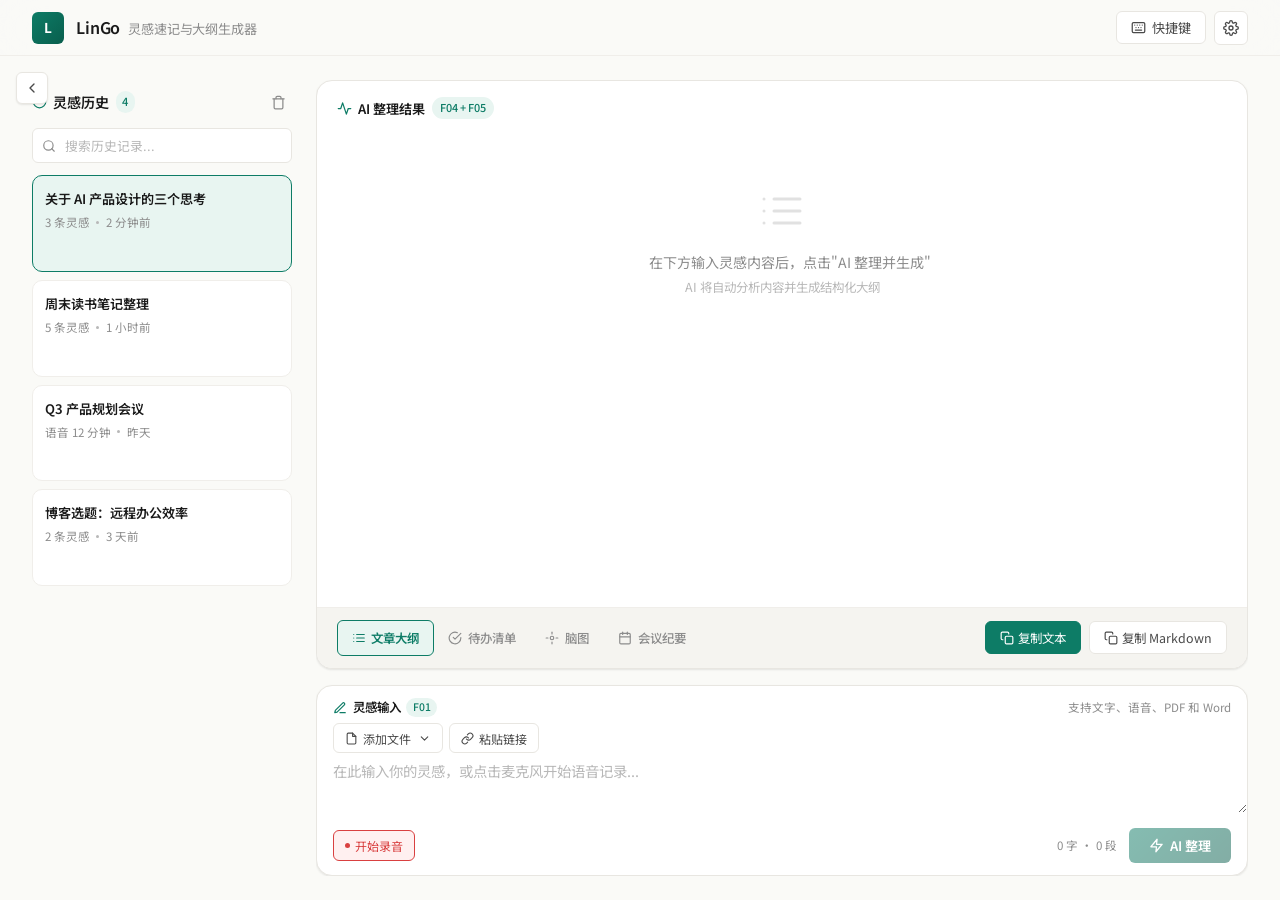
<file: LinGo/index.html>
<!DOCTYPE html>
<html lang="zh-CN">
<head>
  <meta charset="UTF-8">
  <meta name="viewport" content="width=device-width, initial-scale=1.0">
  <title>灵感速记与大纲生成器</title>
  <link rel="preconnect" href="https://fonts.googleapis.com">
  <link rel="preconnect" href="https://fonts.gstatic.com" crossorigin>
  <link href="https://fonts.googleapis.com/css2?family=Noto+Sans+SC:wght@300;400;500;600;700&family=Playfair+Display:wght@700&display=swap" rel="stylesheet">
  <style>
    :root {
      --bg: #FAFAF7;
      --bg-warm: #F5F4F0;
      --bg-card: #FFFFFF;
      --bg-sidebar: #F9F8F5;
      --ink: #1A1A1A;
      --ink-secondary: #4A4A4A;
      --muted: #8C8C8C;
      --muted-light: #B8B8B8;
      --rule: #E8E6E1;
      --rule-light: #F0EEEA;
      --accent: #0D7C66;
      --accent-light: #E8F5F1;
      --accent-dark: #095E4D;
      --accent-glow: rgba(13, 124, 102, 0.08);
      --danger: #D94040;
      --danger-light: #FFF0F0;
      --warning: #D4920A;
      --warning-light: #FFF8E8;
      --success: #2D9D78;
      --font-sans: 'Noto Sans SC', -apple-system, BlinkMacSystemFont, 'Segoe UI', sans-serif;
      --font-display: 'Playfair Display', Georgia, serif;
      --radius-sm: 6px;
      --radius-md: 10px;
      --radius-lg: 16px;
      --radius-xl: 20px;
      --shadow-sm: 0 1px 3px rgba(0,0,0,0.04), 0 1px 2px rgba(0,0,0,0.06);
      --shadow-md: 0 4px 12px rgba(0,0,0,0.06), 0 2px 4px rgba(0,0,0,0.04);
      --shadow-lg: 0 12px 40px rgba(0,0,0,0.08), 0 4px 12px rgba(0,0,0,0.04);
      --shadow-accent: 0 4px 20px rgba(13, 124, 102, 0.15);
      --shadow-float: 0 -4px 30px rgba(0,0,0,0.06), 0 -1px 6px rgba(0,0,0,0.04);
      --transition: 0.2s cubic-bezier(0.4, 0, 0.2, 1);
      --transition-slow: 0.35s cubic-bezier(0.4, 0, 0.2, 1);
    }

    *, *::before, *::after { box-sizing: border-box; margin: 0; padding: 0; }
    html { font-size: 16px; scroll-behavior: smooth; -webkit-font-smoothing: antialiased; }
    body {
      font-family: var(--font-sans);
      color: var(--ink);
      background: var(--bg);
      line-height: 1.6;
      height: 100vh;
      overflow: hidden;
    }

    /* ============================================
       页面布局 — 三栏：历史(左) | 结果(中) | 输入(右下固定)
    ============================================ */
    .app-layout {
      display: flex;
      flex-direction: column;
      height: 100vh;
      overflow: hidden;
    }

    /* ============================================
       顶部导航栏
    ============================================ */
    .top-nav {
      position: sticky;
      top: 0;
      z-index: 100;
      background: rgba(250, 250, 247, 0.85);
      backdrop-filter: blur(20px);
      -webkit-backdrop-filter: blur(20px);
      border-bottom: 1px solid var(--rule-light);
      padding: 0 2rem;
      height: 56px;
      display: flex;
      align-items: center;
      justify-content: space-between;
      transition: box-shadow var(--transition);
    }
    .top-nav.scrolled { box-shadow: var(--shadow-sm); }
    .nav-brand { display: flex; align-items: center; gap: 0.75rem; }
    .nav-logo {
      width: 32px; height: 32px;
      background: linear-gradient(135deg, var(--accent), var(--accent-dark));
      border-radius: var(--radius-sm);
      display: flex; align-items: center; justify-content: center;
      color: #fff; font-size: 0.85rem; font-weight: 700; letter-spacing: -0.02em;
    }
    .nav-title { font-size: 1rem; font-weight: 600; color: var(--ink); letter-spacing: -0.01em; }
    .nav-title span { color: var(--muted); font-weight: 400; font-size: 0.82rem; margin-left: 0.5rem; }
    .nav-actions { display: flex; align-items: center; gap: 0.5rem; }
    .nav-btn {
      display: inline-flex; align-items: center; gap: 0.4rem;
      padding: 0.4rem 0.85rem;
      border: 1px solid var(--rule); border-radius: var(--radius-sm);
      font-size: 0.82rem; color: var(--ink-secondary); background: var(--bg-card);
      cursor: pointer; transition: all var(--transition); font-family: var(--font-sans);
    }
    .nav-btn:hover { border-color: var(--accent); color: var(--accent); background: var(--accent-light); }
    .nav-btn svg { width: 15px; height: 15px; }
    .nav-btn-icon {
      width: 34px; height: 34px; padding: 0; justify-content: center;
      border: 1px solid var(--rule); border-radius: var(--radius-sm);
      background: var(--bg-card); cursor: pointer; transition: all var(--transition);
      display: flex; align-items: center; justify-content: center; color: var(--ink-secondary);
    }
    .nav-btn-icon:hover { border-color: var(--accent); color: var(--accent); background: var(--accent-light); }
    .nav-btn-icon svg { width: 16px; height: 16px; }

    /* ============================================
       主体内容区 — 三栏布局
    ============================================ */
    .main-content {
      display: flex;
      flex: 1;
      max-width: 1400px;
      width: 100%;
      margin: 0 auto;
      padding: 1.5rem 2rem;
      gap: 1.5rem;
      min-height: 0;
      overflow: hidden;
    }

    /* ============================================
       F07: 左侧 — 灵感历史（可展开收起）
    ============================================ */
    .sidebar {
      width: 260px;
      flex-shrink: 0;
      display: flex;
      flex-direction: column;
      gap: 0;
      overflow: hidden;
      transition: width var(--transition-slow), opacity var(--transition);
    }
    .sidebar.collapsed {
      width: 0;
      opacity: 0;
      padding: 0;
      margin: 0;
      overflow: hidden;
    }
    .sidebar.collapsed > * {
      display: none;
    }
    .sidebar-toggle {
      position: fixed;
      left: 1rem;
      top: 72px;
      z-index: 90;
      width: 32px;
      height: 32px;
      border: 1px solid var(--rule);
      border-radius: var(--radius-sm);
      background: var(--bg-card);
      color: var(--ink-secondary);
      cursor: pointer;
      display: flex;
      align-items: center;
      justify-content: center;
      transition: all var(--transition);
      box-shadow: var(--shadow-sm);
    }
    .sidebar-toggle:hover {
      border-color: var(--accent);
      color: var(--accent);
      background: var(--accent-light);
    }
    .sidebar-toggle svg {
      width: 16px;
      height: 16px;
      transition: transform var(--transition-slow);
    }
    .sidebar-toggle.collapsed svg {
      transform: rotate(180deg);
    }
    .sidebar-header {
      padding: 0.5rem 0 0.75rem;
      display: flex; align-items: center; justify-content: space-between;
    }
    .sidebar-title {
      font-size: 0.88rem; font-weight: 600; color: var(--ink);
      display: flex; align-items: center; gap: 0.4rem;
    }
    .sidebar-title .count {
      font-size: 0.7rem; font-weight: 500; color: var(--accent);
      background: var(--accent-light); padding: 0.1rem 0.4rem; border-radius: 999px;
    }
    .sidebar-actions { display: flex; gap: 0.25rem; }
    .sidebar-action-btn {
      width: 28px; height: 28px; border: none; background: none; cursor: pointer;
      color: var(--muted); display: flex; align-items: center; justify-content: center;
      border-radius: var(--radius-sm); transition: all var(--transition);
    }
    .sidebar-action-btn:hover { color: var(--ink); background: var(--bg-warm); }
    .sidebar-action-btn svg { width: 15px; height: 15px; }

    .sidebar-search { padding-bottom: 0.75rem; }
    .search-input-wrap { position: relative; }
    .search-input-wrap svg {
      position: absolute; left: 0.65rem; top: 50%; transform: translateY(-50%);
      width: 14px; height: 14px; color: var(--muted);
    }
    .search-input {
      width: 100%; padding: 0.45rem 0.65rem 0.45rem 2rem;
      border: 1px solid var(--rule); border-radius: var(--radius-sm);
      font-size: 0.8rem; font-family: var(--font-sans); color: var(--ink);
      background: var(--bg-card); outline: none; transition: all var(--transition);
    }
    .search-input:focus { border-color: var(--accent); box-shadow: 0 0 0 3px var(--accent-glow); }
    .search-input::placeholder { color: var(--muted-light); }

    .history-list { flex: 1; overflow-y: auto; overflow-x: hidden; }
    .history-list::-webkit-scrollbar { width: 6px; }
    .history-list::-webkit-scrollbar-track { background: var(--bg-warm); border-radius: 3px; }
    .history-list::-webkit-scrollbar-thumb { background: var(--muted-light); border-radius: 3px; }
    .history-list::-webkit-scrollbar-thumb:hover { background: var(--muted); }

    .history-card {
      padding: 0.75rem; border: 1px solid var(--rule-light); border-radius: var(--radius-md);
      margin-bottom: 0.5rem; cursor: pointer; transition: all var(--transition); background: var(--bg-card);
    }
    .history-card:hover { border-color: var(--accent); box-shadow: var(--shadow-sm); transform: translateY(-1px); }
    .history-card.active { border-color: var(--accent); background: var(--accent-light); }
    .history-card-title {
      font-size: 0.82rem; font-weight: 600; color: var(--ink); margin-bottom: 0.25rem;
      display: -webkit-box; -webkit-line-clamp: 1; -webkit-box-orient: vertical; overflow: hidden;
    }
    .history-card-meta {
      font-size: 0.72rem; color: var(--muted); display: flex; align-items: center; gap: 0.4rem;
    }
    .history-card-meta .dot { width: 3px; height: 3px; border-radius: 50%; background: var(--muted-light); }
    .history-card-actions {
      display: flex; gap: 0.25rem; margin-top: 0.4rem; opacity: 0; transition: opacity var(--transition);
    }
    .history-card:hover .history-card-actions { opacity: 1; }
    .history-card-action {
      font-size: 0.7rem; color: var(--muted); background: var(--bg-warm); border: none;
      border-radius: 4px; padding: 0.15rem 0.4rem; cursor: pointer; font-family: var(--font-sans);
      transition: all var(--transition);
    }
    .history-card-action:hover { color: var(--danger); background: var(--danger-light); }

    .history-empty { text-align: center; padding: 2rem 1rem; color: var(--muted); }
    .history-empty svg { width: 40px; height: 40px; margin-bottom: 0.75rem; opacity: 0.3; }
    .history-empty p { font-size: 0.82rem; }
    .history-empty small { font-size: 0.72rem; color: var(--muted-light); }

    /* ============================================
       右侧 — AI 整理结果 + 输入区 纵向排列
    ============================================ */
    .right-area {
      flex: 1;
      min-width: 0;
      display: flex;
      flex-direction: column;
      gap: 1rem;
      overflow: hidden;
    }

    /* ====== F05 + F08: 输出区 ====== */
    .output-section {
      background: var(--bg-card); border: 1px solid var(--rule); border-radius: var(--radius-lg);
      box-shadow: var(--shadow-sm); overflow: hidden;
      flex: 1;
      display: flex;
      flex-direction: column;
      min-height: 0;
    }
    /* 侧边栏收起时，输出区更宽 */
    .sidebar.collapsed + .right-area .output-section,
    .sidebar.collapsed ~ .right-area .output-section {
      max-width: 100%;
    }
    .output-header {
      padding: 1rem 1.25rem 0; display: flex; align-items: center; justify-content: space-between;
      flex-shrink: 0;
    }
    .output-label {
      font-size: 0.82rem; font-weight: 600; color: var(--ink);
      display: flex; align-items: center; gap: 0.4rem;
    }
    .output-label .tag {
      font-size: 0.68rem; font-weight: 500; color: var(--accent); background: var(--accent-light);
      padding: 0.15rem 0.5rem; border-radius: 999px;
    }
    .output-tabs {
      display: flex; gap: 0;
      flex-shrink: 0;
    }
    .output-actions .output-tabs {
      padding: 0;
      margin-top: 0;
      border-bottom: none;
    }
    .output-tab {
      padding: 0.5rem 0.85rem; font-size: 0.78rem; color: var(--muted);
      border: 1px solid transparent; border-radius: var(--radius-sm); cursor: pointer;
      transition: all var(--transition); font-family: var(--font-sans); background: none;
      font-weight: 500;
      display: flex; align-items: center; gap: 0.35rem;
    }
    .output-tab:hover { color: var(--ink-secondary); background: var(--bg-warm); border-color: var(--rule); }
    .output-tab.active { color: var(--accent); background: var(--accent-light); border-color: var(--accent); font-weight: 600; }
    .output-tab svg { width: 14px; height: 14px; }
    .output-body { padding: 0; flex: 1; overflow-y: auto; overflow-x: hidden; min-height: 0; position: relative; }
    .output-body::-webkit-scrollbar { width: 6px; }
    .output-body::-webkit-scrollbar-track { background: var(--bg-warm); border-radius: 3px; }
    .output-body::-webkit-scrollbar-thumb { background: var(--muted-light); border-radius: 3px; }
    .output-body::-webkit-scrollbar-thumb:hover { background: var(--muted); }
    .output-panel { display: none; animation: fadeIn 0.25s ease-out; }
    .output-panel.active { display: block; }
    .output-panel > div { padding: 1.25rem; }
    @keyframes fadeIn { from { opacity: 0; } to { opacity: 1; } }

    /* 文章大纲 */
    .outline-content h1 {
      font-size: 1.15rem; font-weight: 700; color: var(--ink); margin-bottom: 0.75rem;
      padding-bottom: 0.5rem; border-bottom: 2px solid var(--accent);
    }
    .outline-content h2 {
      font-size: 1rem; font-weight: 600; color: var(--ink); margin-top: 1rem; margin-bottom: 0.4rem;
      padding-left: 0.5rem; border-left: 3px solid var(--accent);
    }
    .outline-content h3 {
      font-size: 0.9rem; font-weight: 500; color: var(--ink-secondary); margin-top: 0.6rem;
      margin-bottom: 0.3rem; padding-left: 1rem;
    }
    .outline-content p { font-size: 0.85rem; color: var(--muted); padding-left: 1rem; margin-bottom: 0.3rem; }

    /* 待办清单 */
    .todo-content .todo-item {
      display: flex; align-items: flex-start; gap: 0.6rem;
      padding: 0.65rem 0.75rem; border-radius: var(--radius-sm); margin-bottom: 0.4rem;
      transition: background var(--transition);
    }
    .todo-content .todo-item:hover { background: var(--bg-warm); }
    .todo-checkbox {
      width: 18px; height: 18px; border: 2px solid var(--rule); border-radius: 4px;
      flex-shrink: 0; margin-top: 2px; cursor: pointer; transition: all var(--transition);
    }
    .todo-checkbox:hover { border-color: var(--accent); }
    .todo-checkbox.checked { background: var(--accent); border-color: var(--accent); }
    .todo-checkbox.checked::after {
      content: ''; display: block; width: 5px; height: 9px;
      border: solid #fff; border-width: 0 2px 2px 0;
      transform: rotate(45deg); margin: 1px auto;
    }
    .todo-text { flex: 1; font-size: 0.88rem; color: var(--ink); }
    .todo-text.done { text-decoration: line-through; color: var(--muted); }
    .todo-priority {
      font-size: 0.68rem; font-weight: 600; padding: 0.1rem 0.4rem; border-radius: 4px; flex-shrink: 0;
    }
    .todo-priority.p0 { color: var(--danger); background: var(--danger-light); }
    .todo-priority.p1 { color: var(--warning); background: var(--warning-light); }
    .todo-priority.p2 { color: var(--accent); background: var(--accent-light); }

    /* 脑图 */
    .mindmap-content {
      display: flex; flex-direction: column; align-items: center; justify-content: center;
      min-height: 300px; padding: 1rem;
    }
    .mindmap-content svg { max-width: 100%; height: auto; }

    /* 会议纪要 */
    .meeting-content .meeting-block { margin-bottom: 1.25rem; }
    .meeting-block-title {
      font-size: 0.82rem; font-weight: 600; color: var(--accent); text-transform: uppercase;
      letter-spacing: 0.04em; margin-bottom: 0.5rem; display: flex; align-items: center; gap: 0.4rem;
    }
    .meeting-block-title::after { content: ''; flex: 1; height: 1px; background: var(--rule-light); }
    .meeting-item {
      font-size: 0.88rem; color: var(--ink-secondary); padding: 0.4rem 0; padding-left: 1rem;
      border-left: 2px solid var(--rule-light); margin-bottom: 0.3rem;
    }
    .meeting-item strong { color: var(--ink); }

    /* F06: 输出操作栏 */
    .output-actions {
      display: flex; align-items: center; gap: 0.5rem;
      padding: 0.75rem 1.25rem; border-top: 1px solid var(--rule-light);
      background: var(--bg-warm); flex-wrap: wrap;
      flex-shrink: 0;
    }
    .action-btn {
      display: inline-flex; align-items: center; gap: 0.3rem;
      padding: 0.4rem 0.85rem; border: 1px solid var(--rule); border-radius: var(--radius-sm);
      font-size: 0.78rem; color: var(--ink-secondary); background: var(--bg-card);
      cursor: pointer; transition: all var(--transition); font-family: var(--font-sans);
    }
    .action-btn:hover { border-color: var(--accent); color: var(--accent); background: var(--accent-light); }
    .action-btn--primary { background: var(--accent); color: #fff; border-color: var(--accent); }
    .action-btn--primary:hover { background: var(--accent-dark); color: #fff; }
    .action-btn svg { width: 14px; height: 14px; }
    .action-btn.copied { color: var(--success); border-color: var(--success); }

    /* ============================================
       输入区 — 占满右侧下方，比例约 1:3
    ============================================ */
    .input-section {
      background: var(--bg-card);
      border: 1px solid var(--rule);
      border-radius: var(--radius-lg);
      box-shadow: var(--shadow-sm);
      overflow: visible;
      transition: border-color var(--transition), box-shadow var(--transition);
      flex-shrink: 0;
    }
    .input-section:focus-within {
      border-color: var(--accent);
      box-shadow: var(--shadow-accent), var(--shadow-sm);
    }
    .input-header {
      display: flex; align-items: center; justify-content: space-between;
      padding: 0.75rem 1rem 0;
    }
    .input-label {
      font-size: 0.78rem; font-weight: 600; color: var(--ink);
      display: flex; align-items: center; gap: 0.35rem;
    }
    .input-label .tag {
      font-size: 0.65rem; font-weight: 500; color: var(--accent);
      background: var(--accent-light); padding: 0.1rem 0.4rem; border-radius: 999px;
    }
    .input-hint { font-size: 0.72rem; color: var(--muted); }
    .input-file-bar {
      display: flex; align-items: center; gap: 0.35rem; flex-wrap: wrap;
      padding: 0.35rem 1rem 0;
    }
    .input-textarea {
      width: 100%; min-height: 48px; max-height: 100px;
      border: none; outline: none; resize: vertical;
      font-family: var(--font-sans); font-size: 0.9rem; line-height: 1.7;
      color: var(--ink); background: transparent; padding: 0.35rem 1rem;
    }
    .input-textarea::placeholder { color: var(--muted-light); }
    .input-footer {
      display: flex; align-items: center; justify-content: space-between;
      padding: 0.5rem 1rem 0.75rem;
      gap: 0.5rem;
      flex-wrap: wrap;
    }

    /* 工具栏 */
    .toolbar-inline {
      display: flex; align-items: center; gap: 0.35rem; flex-wrap: wrap;
    }
    .tool-btn-sm {
      display: inline-flex; align-items: center; gap: 0.3rem;
      padding: 0.35rem 0.7rem; border: 1px solid var(--rule); border-radius: var(--radius-sm);
      font-size: 0.75rem; color: var(--ink-secondary); background: var(--bg-card);
      cursor: pointer; transition: all var(--transition); font-family: var(--font-sans);
      white-space: nowrap;
    }
    .tool-btn-sm:hover { border-color: var(--accent); color: var(--accent); background: var(--accent-light); }
    .tool-btn-sm svg { width: 13px; height: 13px; flex-shrink: 0; }
    .tool-btn-sm--mic {
      border-color: var(--danger); color: var(--danger); background: var(--danger-light);
    }
    .tool-btn-sm--mic:hover { background: var(--danger); color: #fff; }
    .tool-btn-sm--mic.recording {
      background: var(--danger); color: #fff;
      animation: mic-pulse 1.5s ease-in-out infinite;
    }
    @keyframes mic-pulse {
      0%, 100% { box-shadow: 0 0 0 0 rgba(217, 64, 64, 0.3); }
      50% { box-shadow: 0 0 0 8px rgba(217, 64, 64, 0); }
    }
    .mic-dot-sm {
      width: 5px; height: 5px; border-radius: 50%; background: var(--danger);
    }
    .tool-btn-sm--mic.recording .mic-dot-sm { animation: dot-blink 0.8s ease-in-out infinite; }
    @keyframes dot-blink { 0%, 100% { opacity: 1; } 50% { opacity: 0.3; } }

    .input-stats {
      font-size: 0.72rem; color: var(--muted); white-space: nowrap;
    }

    /* 展开式文件菜单 */
    .file-menu-toggle {
      display: inline-flex; align-items: center; gap: 0.3rem;
      padding: 0.35rem 0.7rem; border: 1px solid var(--rule); border-radius: var(--radius-sm);
      font-size: 0.75rem; color: var(--ink-secondary); background: var(--bg-card);
      cursor: pointer; transition: all var(--transition); font-family: var(--font-sans);
    }
    .file-menu-toggle:hover { border-color: var(--accent); color: var(--accent); background: var(--accent-light); }
    .file-menu-toggle svg { width: 13px; height: 13px; transition: transform var(--transition); }
    .file-menu-toggle.expanded svg { transform: rotate(180deg); }

    .file-menu-dropdown {
      display: none;
      position: absolute;
      top: calc(100% + 4px);
      left: 0;
      min-width: 180px;
      padding: 0.4rem;
      background: var(--bg-card);
      border: 1px solid var(--rule);
      border-radius: var(--radius-md);
      box-shadow: var(--shadow-lg);
      animation: menuSlideDown 0.2s ease-out;
      z-index: 10;
    }
    .file-menu-dropdown.show { display: block; }
    @keyframes menuSlideDown {
      from { opacity: 0; transform: translateY(-4px); }
      to { opacity: 1; transform: translateY(0); }
    }
    .file-menu-item {
      display: flex; align-items: center; gap: 0.5rem;
      padding: 0.5rem 0.6rem;
      border-radius: var(--radius-sm);
      cursor: pointer;
      font-size: 0.78rem;
      color: var(--ink-secondary);
      transition: all var(--transition);
    }
    .file-menu-item:hover { background: var(--bg-card); color: var(--accent); }
    .file-menu-item svg { width: 14px; height: 14px; flex-shrink: 0; }

    /* 生成按钮 */
    .btn-generate-sm {
      display: inline-flex; align-items: center; gap: 0.4rem;
      padding: 0.5rem 1.25rem;
      background: linear-gradient(135deg, var(--accent), var(--accent-dark));
      color: #fff; border: none; border-radius: var(--radius-sm);
      font-size: 0.82rem; font-weight: 600; cursor: pointer;
      font-family: var(--font-sans); transition: all var(--transition);
      box-shadow: var(--shadow-accent); position: relative; overflow: hidden;
    }
    .btn-generate-sm::before {
      content: ''; position: absolute; inset: 0;
      background: linear-gradient(135deg, transparent, rgba(255,255,255,0.15));
      opacity: 0; transition: opacity var(--transition);
    }
    .btn-generate-sm:hover::before { opacity: 1; }
    .btn-generate-sm:hover { transform: translateY(-1px); box-shadow: 0 6px 24px rgba(13, 124, 102, 0.25); }
    .btn-generate-sm:active { transform: translateY(0); }
    .btn-generate-sm:disabled { opacity: 0.5; cursor: not-allowed; transform: none; box-shadow: none; }
    .btn-generate-sm svg { width: 15px; height: 15px; }
    .btn-generate-sm .spinner-sm {
      width: 14px; height: 14px;
      border: 2px solid rgba(255,255,255,0.3); border-top-color: #fff;
      border-radius: 50%; animation: spin 0.8s linear infinite; display: none;
    }
    .btn-generate-sm.loading .spinner-sm { display: block; }
    .btn-generate-sm.loading .btn-gen-icon { display: none; }
    @keyframes spin { to { transform: rotate(360deg); } }

    /* 引用计数 */
    .ref-count-sm {
      font-size: 0.7rem; color: var(--muted); display: flex; align-items: center; gap: 0.25rem;
    }
    .ref-count-sm .dot-sm { width: 5px; height: 5px; border-radius: 50%; background: var(--accent); }

    /* 引用资料卡片 */
    .ref-card-sm {
      display: flex; align-items: center; gap: 0.5rem;
      padding: 0.4rem 0.6rem; background: var(--bg-warm);
      border: 1px solid var(--rule-light); border-radius: var(--radius-sm);
      margin: 0 1rem 0.4rem; font-size: 0.75rem; color: var(--ink-secondary);
    }
    .ref-card-sm .ref-icon-sm {
      width: 22px; height: 22px; border-radius: 4px;
      background: var(--accent-light); display: flex; align-items: center; justify-content: center;
      flex-shrink: 0;
    }
    .ref-card-sm .ref-icon-sm svg { width: 12px; height: 12px; color: var(--accent); }
    .ref-card-sm .ref-info-sm { flex: 1; min-width: 0; }
    .ref-card-sm .ref-name-sm { font-weight: 500; color: var(--ink); font-size: 0.75rem; }
    .ref-card-sm .ref-meta-sm { font-size: 0.68rem; color: var(--muted); }
    .ref-card-sm .ref-status-sm {
      font-size: 0.65rem; padding: 0.1rem 0.35rem; border-radius: 999px; font-weight: 500;
    }
    .ref-card-sm .ref-status-sm.done { color: var(--success); background: #E8F8F2; }
    .ref-card-sm .ref-status-sm.loading { color: var(--warning); background: var(--warning-light); }
    .ref-card-sm .ref-remove-sm {
      width: 20px; height: 20px; border: none; background: none; cursor: pointer;
      color: var(--muted); display: flex; align-items: center; justify-content: center;
      border-radius: 3px; transition: all var(--transition);
    }
    .ref-card-sm .ref-remove-sm:hover { color: var(--danger); background: var(--danger-light); }
    .ref-card-sm .ref-remove-sm svg { width: 12px; height: 12px; }

    /* ============================================
       空状态
    ============================================ */
    .empty-state {
      display: flex; flex-direction: column; align-items: center; justify-content: center;
      padding: 3rem 2rem; color: var(--muted); text-align: center;
    }
    .empty-state svg { width: 48px; height: 48px; margin-bottom: 1rem; opacity: 0.25; }
    .empty-state p { font-size: 0.88rem; margin-bottom: 0.3rem; }
    .empty-state small { font-size: 0.78rem; color: var(--muted-light); }

    /* ============================================
       骨架屏
    ============================================ */
    .skeleton {
      background: linear-gradient(90deg, var(--bg-warm) 25%, var(--rule-light) 50%, var(--bg-warm) 75%);
      background-size: 200% 100%; animation: shimmer 1.5s infinite; border-radius: 4px;
    }
    @keyframes shimmer { 0% { background-position: 200% 0; } 100% { background-position: -200% 0; } }
    .skeleton-line { height: 12px; margin-bottom: 0.6rem; }
    .skeleton-line.short { width: 40%; }
    .skeleton-line.medium { width: 65%; }
    .skeleton-line.long { width: 85%; }

    /* ============================================
       Toast 提示
    ============================================ */
    .toast-container {
      position: fixed; top: 72px; right: 1.5rem; z-index: 1000;
      display: flex; flex-direction: column; gap: 0.5rem;
    }
    .toast {
      padding: 0.65rem 1rem; background: var(--ink); color: #fff;
      border-radius: var(--radius-sm); font-size: 0.82rem;
      box-shadow: var(--shadow-lg); animation: toastIn 0.3s ease-out, toastOut 0.3s ease-in 2.5s forwards;
      display: flex; align-items: center; gap: 0.4rem;
    }
    .toast.success { background: var(--accent-dark); }
    .toast.error { background: var(--danger); }
    @keyframes toastIn { from { opacity: 0; transform: translateX(20px); } to { opacity: 1; transform: translateX(0); } }
    @keyframes toastOut { from { opacity: 1; } to { opacity: 0; transform: translateY(-10px); } }

    /* ============================================
       响应式
    ============================================ */
    @media (max-width: 1024px) {
      .sidebar { width: 220px; }
    }
    @media (max-width: 860px) {
      .main-content { flex-direction: column; padding: 1rem; }
      .sidebar { width: 100%; max-height: 200px; border-bottom: 1px solid var(--rule); padding-bottom: 1rem; }
      .sidebar.collapsed { width: 0; max-height: 0; border: none; padding: 0; margin: 0; }
      .sidebar-toggle { display: none; }
    }
    @media (max-width: 600px) {
      .top-nav { padding: 0 1rem; }
      .nav-title span { display: none; }
      .output-tabs { overflow-x: auto; }
      .input-footer { flex-direction: column; align-items: stretch; }
      .toolbar-inline { justify-content: center; }
    }

    /* ============================================
       模态框
    ============================================ */
    .modal-overlay {
      position: fixed; inset: 0; background: rgba(0,0,0,0.35);
      z-index: 2000; display: none; align-items: center; justify-content: center;
      backdrop-filter: blur(4px); animation: modalFadeIn 0.2s ease;
    }
    .modal-overlay.show { display: flex; }
    @keyframes modalFadeIn { from { opacity: 0; } to { opacity: 1; } }

    .modal {
      background: var(--bg-card); border-radius: var(--radius-lg);
      box-shadow: var(--shadow-lg); width: 90%; max-width: 480px;
      max-height: 85vh; overflow: hidden; animation: modalSlideIn 0.25s ease;
      display: flex; flex-direction: column;
    }
    @keyframes modalSlideIn { from { opacity: 0; transform: translateY(-20px) scale(0.98); } to { opacity: 1; transform: translateY(0) scale(1); } }

    .modal-header {
      display: flex; align-items: center; justify-content: space-between;
      padding: 1rem 1.25rem; border-bottom: 1px solid var(--rule-light);
    }
    .modal-title { font-size: 1rem; font-weight: 600; }
    .modal-close {
      width: 28px; height: 28px; border: none; background: none; cursor: pointer;
      color: var(--muted); border-radius: var(--radius-sm); display: flex;
      align-items: center; justify-content: center; transition: all var(--transition);
    }
    .modal-close:hover { color: var(--ink); background: var(--bg-warm); }
    .modal-close svg { width: 16px; height: 16px; }

    .modal-body {
      padding: 1.25rem; overflow-y: auto; flex: 1;
    }

    .setting-item {
      display: flex; align-items: center; justify-content: space-between;
      padding: 0.75rem 0; border-bottom: 1px solid var(--rule-light);
    }
    .setting-item:last-child { border-bottom: none; }
    .setting-label { font-size: 0.88rem; color: var(--ink-secondary); }
    .setting-desc { font-size: 0.78rem; color: var(--muted); margin-top: 0.15rem; }

    .toggle-switch {
      width: 40px; height: 22px; border-radius: 11px; background: var(--rule);
      cursor: pointer; position: relative; transition: background var(--transition);
      flex-shrink: 0;
    }
    .toggle-switch.active { background: var(--accent); }
    .toggle-switch::after {
      content: ''; position: absolute; width: 18px; height: 18px;
      border-radius: 50%; background: #fff; top: 2px; left: 2px;
      transition: transform var(--transition); box-shadow: 0 1px 3px rgba(0,0,0,0.15);
    }
    .toggle-switch.active::after { transform: translateX(18px); }

    .shortcut-row {
      display: flex; align-items: center; justify-content: space-between;
      padding: 0.6rem 0; border-bottom: 1px solid var(--rule-light);
    }
    .shortcut-row:last-child { border-bottom: none; }
    .shortcut-key {
      display: inline-flex; align-items: center; gap: 0.2rem;
      font-family: monospace; font-size: 0.78rem; color: var(--ink-secondary);
    }
    .kbd {
      display: inline-block; padding: 0.15rem 0.4rem; background: var(--bg-warm);
      border: 1px solid var(--rule); border-radius: 4px; font-size: 0.75rem;
      font-family: monospace; color: var(--ink-secondary); box-shadow: 0 1px 0 var(--rule);
    }

    .link-input-wrap {
      display: flex; gap: 0.5rem; margin-top: 0.75rem;
    }
    .link-input {
      flex: 1; padding: 0.5rem 0.75rem; border: 1px solid var(--rule);
      border-radius: var(--radius-sm); font-size: 0.85rem; font-family: var(--font-sans);
      outline: none; transition: border-color var(--transition);
    }
    .link-input:focus { border-color: var(--accent); }
    .btn-primary {
      padding: 0.5rem 1rem; background: var(--accent); color: #fff; border: none;
      border-radius: var(--radius-sm); font-size: 0.82rem; font-weight: 500;
      cursor: pointer; font-family: var(--font-sans); transition: all var(--transition);
    }
    .btn-primary:hover { background: var(--accent-dark); }
    .btn-primary:disabled { opacity: 0.5; cursor: not-allowed; }
  </style>
</head>
<body>
  <div class="app-layout">

    <!-- 顶部导航栏 -->
    <nav class="top-nav" id="topNav">
      <div class="nav-brand">
        <div class="nav-logo">L</div>
        <div class="nav-title">LinGo<span>灵感速记与大纲生成器</span></div>
      </div>
      <div class="nav-actions">
        <button class="nav-btn" id="btnShortcuts" title="快捷键">
          <svg viewBox="0 0 24 24" fill="none" stroke="currentColor" stroke-width="2" stroke-linecap="round" stroke-linejoin="round"><rect x="2" y="4" width="20" height="16" rx="2"/><path d="M6 8h.001M10 8h.001M14 8h.001M18 8h.001M8 12h.001M12 12h.001M16 12h.001M7 16h10"/></svg>
          快捷键
        </button>
        <button class="nav-btn-icon" id="btnSettings" title="设置">
          <svg viewBox="0 0 24 24" fill="none" stroke="currentColor" stroke-width="2" stroke-linecap="round" stroke-linejoin="round"><circle cx="12" cy="12" r="3"/><path d="M19.4 15a1.65 1.65 0 0 0 .33 1.82l.06.06a2 2 0 0 1-2.83 2.83l-.06-.06a1.65 1.65 0 0 0-1.82-.33 1.65 1.65 0 0 0-1 1.51V21a2 2 0 0 1-4 0v-.09A1.65 1.65 0 0 0 9 19.4a1.65 1.65 0 0 0-1.82.33l-.06.06a2 2 0 0 1-2.83-2.83l.06-.06A1.65 1.65 0 0 0 4.68 15a1.65 1.65 0 0 0-1.51-1H3a2 2 0 0 1 0-4h.09A1.65 1.65 0 0 0 4.6 9a1.65 1.65 0 0 0-.33-1.82l-.06-.06a2 2 0 0 1 2.83-2.83l.06.06A1.65 1.65 0 0 0 9 4.68a1.65 1.65 0 0 0 1-1.51V3a2 2 0 0 1 4 0v.09a1.65 1.65 0 0 0 1 1.51 1.65 1.65 0 0 0 1.82-.33l.06-.06a2 2 0 0 1 2.83 2.83l-.06.06A1.65 1.65 0 0 0 19.4 9a1.65 1.65 0 0 0 1.51 1H21a2 2 0 0 1 0 4h-.09a1.65 1.65 0 0 0-1.51 1z"/></svg>
        </button>
      </div>
    </nav>

    <!-- 侧边栏展开/收起按钮 -->
    <button class="sidebar-toggle" id="sidebarToggle" title="展开/收起灵感历史">
      <svg viewBox="0 0 24 24" fill="none" stroke="currentColor" stroke-width="2" stroke-linecap="round" stroke-linejoin="round"><polyline points="15 18 9 12 15 6"/></svg>
    </button>

    <!-- 主体内容 — 三栏布局 -->
    <div class="main-content">

      <!-- ====== 左侧：灵感历史 F07 ====== -->
      <aside class="sidebar" id="sidebar">
        <div class="sidebar-header">
          <div class="sidebar-title">
            <svg viewBox="0 0 24 24" width="15" height="15" fill="none" stroke="var(--accent)" stroke-width="2" stroke-linecap="round" stroke-linejoin="round"><circle cx="12" cy="12" r="10"/><polyline points="12 6 12 12 16 14"/></svg>
            灵感历史
            <span class="count" id="historyCount">4</span>
          </div>
          <div class="sidebar-actions">
            <button class="sidebar-action-btn" id="btnClearHistory" title="清空历史">
              <svg viewBox="0 0 24 24" fill="none" stroke="currentColor" stroke-width="2" stroke-linecap="round" stroke-linejoin="round"><polyline points="3 6 5 6 21 6"/><path d="M19 6v14a2 2 0 0 1-2 2H7a2 2 0 0 1-2-2V6m3 0V4a2 2 0 0 1 2-2h4a2 2 0 0 1 2 2v2"/></svg>
            </button>
          </div>
        </div>
        <div class="sidebar-search">
          <div class="search-input-wrap">
            <svg viewBox="0 0 24 24" fill="none" stroke="currentColor" stroke-width="2" stroke-linecap="round" stroke-linejoin="round"><circle cx="11" cy="11" r="8"/><line x1="21" y1="21" x2="16.65" y2="16.65"/></svg>
            <input type="text" class="search-input" id="historySearch" placeholder="搜索历史记录...">
          </div>
        </div>
        <div class="history-list" id="historyList">
          <div class="history-card active" data-id="1">
            <div class="history-card-title">关于 AI 产品设计的三个思考</div>
            <div class="history-card-meta"><span>3 条灵感</span><span class="dot"></span><span>2 分钟前</span></div>
            <div class="history-card-actions"><button class="history-card-action" data-action="delete">删除</button></div>
          </div>
          <div class="history-card" data-id="2">
            <div class="history-card-title">周末读书笔记整理</div>
            <div class="history-card-meta"><span>5 条灵感</span><span class="dot"></span><span>1 小时前</span></div>
            <div class="history-card-actions"><button class="history-card-action" data-action="delete">删除</button></div>
          </div>
          <div class="history-card" data-id="3">
            <div class="history-card-title">Q3 产品规划会议</div>
            <div class="history-card-meta"><span>语音 12 分钟</span><span class="dot"></span><span>昨天</span></div>
            <div class="history-card-actions"><button class="history-card-action" data-action="delete">删除</button></div>
          </div>
          <div class="history-card" data-id="4">
            <div class="history-card-title">博客选题：远程办公效率</div>
            <div class="history-card-meta"><span>2 条灵感</span><span class="dot"></span><span>3 天前</span></div>
            <div class="history-card-actions"><button class="history-card-action" data-action="delete">删除</button></div>
          </div>
        </div>
      </aside>

      <!-- ====== 右侧：AI 整理结果 + 输入区 ====== -->
      <div class="right-area">

        <!-- F05 + F08: 输出区 -->
        <div class="output-section" id="outputSection">
          <div class="output-header">
            <div class="output-label">
              <svg viewBox="0 0 24 24" width="15" height="15" fill="none" stroke="var(--accent)" stroke-width="2" stroke-linecap="round" stroke-linejoin="round"><polyline points="22 12 18 12 15 21 9 3 6 12 2 12"/></svg>
              AI 整理结果
              <span class="tag">F04 + F05</span>
            </div>

          </div>
          <div class="output-body" id="outputBody">
            <div class="output-panel active" id="panelOutline">
              <div class="outline-content" id="outlineContent">
                <div class="empty-state">
                  <svg viewBox="0 0 24 24" fill="none" stroke="currentColor" stroke-width="1.5" stroke-linecap="round" stroke-linejoin="round"><line x1="8" y1="6" x2="21" y2="6"/><line x1="8" y1="12" x2="21" y2="12"/><line x1="8" y1="18" x2="21" y2="18"/><line x1="3" y1="6" x2="3.01" y2="6"/><line x1="3" y1="12" x2="3.01" y2="12"/><line x1="3" y1="18" x2="3.01" y2="18"/></svg>
                  <p>在下方输入灵感内容后，点击"AI 整理并生成"</p>
                  <small>AI 将自动分析内容并生成结构化大纲</small>
                </div>
              </div>
            </div>
            <div class="output-panel" id="panelTodo">
              <div class="todo-content" id="todoContent">
                <div class="empty-state">
                  <svg viewBox="0 0 24 24" fill="none" stroke="currentColor" stroke-width="1.5" stroke-linecap="round" stroke-linejoin="round"><path d="M22 11.08V12a10 10 0 1 1-5.93-9.14"/><polyline points="22 4 12 14.01 9 11.01"/></svg>
                  <p>待办清单将在此处展示</p>
                  <small>AI 会根据你的灵感提取可执行的任务</small>
                </div>
              </div>
            </div>
            <div class="output-panel" id="panelMindmap">
              <div class="mindmap-content" id="mindmapContent">
                <div class="empty-state">
                  <svg viewBox="0 0 24 24" fill="none" stroke="currentColor" stroke-width="1.5" stroke-linecap="round" stroke-linejoin="round"><circle cx="12" cy="12" r="3"/><line x1="12" y1="2" x2="12" y2="5"/><line x1="12" y1="19" x2="12" y2="22"/><line x1="2" y1="12" x2="5" y2="12"/><line x1="19" y1="12" x2="22" y2="12"/></svg>
                  <p>思维导图将在此处展示</p>
                  <small>支持展开/折叠交互，可导出 SVG/PNG</small>
                </div>
              </div>
            </div>
            <div class="output-panel" id="panelMeeting">
              <div class="meeting-content" id="meetingContent">
                <div class="empty-state">
                  <svg viewBox="0 0 24 24" fill="none" stroke="currentColor" stroke-width="1.5" stroke-linecap="round" stroke-linejoin="round"><rect x="3" y="4" width="18" height="18" rx="2" ry="2"/><line x1="16" y1="2" x2="16" y2="6"/><line x1="8" y1="2" x2="8" y2="6"/><line x1="3" y1="10" x2="21" y2="10"/></svg>
                  <p>会议纪要框架将在此处展示</p>
                  <small>包含议题、讨论要点、决议事项和待办清单</small>
                </div>
              </div>
            </div>
          </div>
          <div class="output-actions" id="outputActions">
            <div class="output-tabs" id="outputTabs">
              <button class="output-tab active" data-tab="outline">
                <svg viewBox="0 0 24 24" fill="none" stroke="currentColor" stroke-width="2" stroke-linecap="round" stroke-linejoin="round"><line x1="8" y1="6" x2="21" y2="6"/><line x1="8" y1="12" x2="21" y2="12"/><line x1="8" y1="18" x2="21" y2="18"/><line x1="3" y1="6" x2="3.01" y2="6"/><line x1="3" y1="12" x2="3.01" y2="12"/><line x1="3" y1="18" x2="3.01" y2="18"/></svg>文章大纲
              </button>
              <button class="output-tab" data-tab="todo">
                <svg viewBox="0 0 24 24" fill="none" stroke="currentColor" stroke-width="2" stroke-linecap="round" stroke-linejoin="round"><path d="M22 11.08V12a10 10 0 1 1-5.93-9.14"/><polyline points="22 4 12 14.01 9 11.01"/></svg>待办清单
              </button>
              <button class="output-tab" data-tab="mindmap">
                <svg viewBox="0 0 24 24" fill="none" stroke="currentColor" stroke-width="2" stroke-linecap="round" stroke-linejoin="round"><circle cx="12" cy="12" r="3"/><line x1="12" y1="2" x2="12" y2="5"/><line x1="12" y1="19" x2="12" y2="22"/><line x1="2" y1="12" x2="5" y2="12"/><line x1="19" y1="12" x2="22" y2="12"/></svg>脑图
              </button>
              <button class="output-tab" data-tab="meeting">
                <svg viewBox="0 0 24 24" fill="none" stroke="currentColor" stroke-width="2" stroke-linecap="round" stroke-linejoin="round"><rect x="3" y="4" width="18" height="18" rx="2" ry="2"/><line x1="16" y1="2" x2="16" y2="6"/><line x1="8" y1="2" x2="8" y2="6"/><line x1="3" y1="10" x2="21" y2="10"/></svg>会议纪要
              </button>
            </div>
            <div style="display: flex; align-items: center; gap: 0.5rem; margin-left: auto;">
              <button class="action-btn action-btn--primary" id="btnCopyText">
                <svg viewBox="0 0 24 24" fill="none" stroke="currentColor" stroke-width="2" stroke-linecap="round" stroke-linejoin="round"><rect x="9" y="9" width="13" height="13" rx="2" ry="2"/><path d="M5 15H4a2 2 0 0 1-2-2V4a2 2 0 0 1 2-2h9a2 2 0 0 1 2 2v1"/></svg>复制文本
              </button>
              <button class="action-btn" id="btnCopyMd">
                <svg viewBox="0 0 24 24" fill="none" stroke="currentColor" stroke-width="2" stroke-linecap="round" stroke-linejoin="round"><rect x="9" y="9" width="13" height="13" rx="2" ry="2"/><path d="M5 15H4a2 2 0 0 1-2-2V4a2 2 0 0 1 2-2h9a2 2 0 0 1 2 2v1"/></svg>复制 Markdown
              </button>
            </div>
          </div>
        </div>

        <!-- F01 + F02 + F03: 输入区 -->
        <div class="input-section" id="inputSection">
          <div class="input-header">
            <div class="input-label">
              <svg viewBox="0 0 24 24" width="14" height="14" fill="none" stroke="var(--accent)" stroke-width="2" stroke-linecap="round" stroke-linejoin="round"><path d="M12 20h9"/><path d="M16.5 3.5a2.121 2.121 0 0 1 3 3L7 19l-4 1 1-4L16.5 3.5z"/></svg>
              灵感输入
              <span class="tag">F01</span>
            </div>
            <span class="input-hint">支持文字、语音、PDF 和 Word</span>
          </div>

          <div class="input-file-bar" id="inputFileBar">
            <div style="position: relative; display: inline-block;">
              <button class="file-menu-toggle" id="btnFileMenu" title="添加文件">
                <svg viewBox="0 0 24 24" fill="none" stroke="currentColor" stroke-width="2" stroke-linecap="round" stroke-linejoin="round"><path d="M14 2H6a2 2 0 0 0-2 2v16a2 2 0 0 0 2 2h12a2 2 0 0 0 2-2V8z"/><polyline points="14 2 14 8 20 8"/></svg>
                添加文件
                <svg viewBox="0 0 24 24" fill="none" stroke="currentColor" stroke-width="2" stroke-linecap="round" stroke-linejoin="round" style="margin-left:2px"><polyline points="6 9 12 15 18 9"/></svg>
              </button>
              <div class="file-menu-dropdown" id="fileMenuDropdown">
                <div class="file-menu-item" id="menuUploadPdf">
                  <svg viewBox="0 0 24 24" fill="none" stroke="currentColor" stroke-width="2" stroke-linecap="round" stroke-linejoin="round"><path d="M14 2H6a2 2 0 0 0-2 2v16a2 2 0 0 0 2 2h12a2 2 0 0 0 2-2V8z"/><polyline points="14 2 14 8 20 8"/><line x1="16" y1="13" x2="8" y2="13"/><line x1="16" y1="17" x2="8" y2="17"/></svg>
                  上传 PDF 文件
                </div>
                <div class="file-menu-item" id="menuUploadWord">
                  <svg viewBox="0 0 24 24" fill="none" stroke="currentColor" stroke-width="2" stroke-linecap="round" stroke-linejoin="round"><path d="M14 2H6a2 2 0 0 0-2 2v16a2 2 0 0 0 2 2h12a2 2 0 0 0 2-2V8z"/><polyline points="14 2 14 8 20 8"/><line x1="16" y1="13" x2="8" y2="13"/><line x1="16" y1="17" x2="8" y2="17"/></svg>
                  上传 Word 文档
                </div>
              </div>
            </div>
            <button class="tool-btn-sm" id="btnPasteLink" title="粘贴网页链接">
              <svg viewBox="0 0 24 24" fill="none" stroke="currentColor" stroke-width="2" stroke-linecap="round" stroke-linejoin="round"><path d="M10 13a5 5 0 0 0 7.54.54l3-3a5 5 0 0 0-7.07-7.07l-1.72 1.71"/><path d="M14 11a5 5 0 0 0-7.54-.54l-3 3a5 5 0 0 0 7.07 7.07l1.71-1.71"/></svg>
              粘贴链接
            </button>
            <div class="ref-count-sm" id="refCountSm" style="display: none;">
              <span class="dot-sm"></span>
              <span id="refCountTextSm">已引用 0 份资料</span>
            </div>
          </div>

          <textarea
            class="input-textarea"
            id="inputTextarea"
            placeholder="在此输入你的灵感，或点击麦克风开始语音记录..."
            rows="2"
          ></textarea>

          <div class="input-footer">
            <div class="toolbar-inline">
              <button class="tool-btn-sm tool-btn-sm--mic" id="btnMic" title="语音输入">
                <span class="mic-dot-sm"></span>开始录音
              </button>
            </div>
            <div style="display: flex; align-items: center; gap: 0.75rem;">
              <span class="input-stats" id="inputStats">0 字 · 0 段</span>
              <button class="btn-generate-sm" id="btnGenerate" disabled>
                <svg class="btn-gen-icon" viewBox="0 0 24 24" fill="none" stroke="currentColor" stroke-width="2" stroke-linecap="round" stroke-linejoin="round"><polygon points="13 2 3 14 12 14 11 22 21 10 12 10 13 2"/></svg>
                <div class="spinner-sm"></div>
                AI 整理
              </button>
            </div>
          </div>

          <div id="refListSm"></div>
        </div>

      </div>

    </div>
  </div>

  <!-- Toast 容器 -->
  <div class="toast-container" id="toastContainer"></div>

  <!-- 设置面板 -->
  <div class="modal-overlay" id="settingsModal">
    <div class="modal">
      <div class="modal-header">
        <div class="modal-title">设置</div>
        <button class="modal-close" id="closeSettings">
          <svg viewBox="0 0 24 24" fill="none" stroke="currentColor" stroke-width="2" stroke-linecap="round" stroke-linejoin="round"><line x1="18" y1="6" x2="6" y2="18"/><line x1="6" y1="6" x2="18" y2="18"/></svg>
        </button>
      </div>
      <div class="modal-body">
        <div class="setting-item">
          <div>
            <div class="setting-label">深色模式</div>
            <div class="setting-desc">切换深色/浅色主题</div>
          </div>
          <div class="toggle-switch" id="toggleDarkMode"></div>
        </div>
        <div class="setting-item">
          <div>
            <div class="setting-label">自动保存</div>
            <div class="setting-desc">输入时自动保存到本地</div>
          </div>
          <div class="toggle-switch active" id="toggleAutoSave"></div>
        </div>
        <div class="setting-item">
          <div>
            <div class="setting-label">生成后自动复制</div>
            <div class="setting-desc">AI 整理完成后自动复制结果</div>
          </div>
          <div class="toggle-switch" id="toggleAutoCopy"></div>
        </div>
        <div class="setting-item">
          <div>
            <div class="setting-label">清除所有数据</div>
            <div class="setting-desc">删除所有本地保存的记录</div>
          </div>
          <button class="btn-primary" id="btnClearAllData" style="background:var(--danger);">清除</button>
        </div>
      </div>
    </div>
  </div>

  <!-- 快捷键面板 -->
  <div class="modal-overlay" id="shortcutsModal">
    <div class="modal">
      <div class="modal-header">
        <div class="modal-title">快捷键</div>
        <button class="modal-close" id="closeShortcuts">
          <svg viewBox="0 0 24 24" fill="none" stroke="currentColor" stroke-width="2" stroke-linecap="round" stroke-linejoin="round"><line x1="18" y1="6" x2="6" y2="18"/><line x1="6" y1="6" x2="18" y2="18"/></svg>
        </button>
      </div>
      <div class="modal-body">
        <div class="shortcut-row">
          <span>AI 整理生成</span>
          <div class="shortcut-key"><span class="kbd">Ctrl</span> + <span class="kbd">Enter</span></div>
        </div>
        <div class="shortcut-row">
          <span>停止录音</span>
          <div class="shortcut-key"><span class="kbd">Esc</span></div>
        </div>
        <div class="shortcut-row">
          <span>切换侧边栏</span>
          <div class="shortcut-key"><span class="kbd">Ctrl</span> + <span class="kbd">B</span></div>
        </div>
        <div class="shortcut-row">
          <span>聚焦输入框</span>
          <div class="shortcut-key"><span class="kbd">Ctrl</span> + <span class="kbd">/</span></div>
        </div>
        <div class="shortcut-row">
          <span>复制当前结果</span>
          <div class="shortcut-key"><span class="kbd">Ctrl</span> + <span class="kbd">Shift</span> + <span class="kbd">C</span></div>
        </div>
        <div class="shortcut-row">
          <span>新建灵感</span>
          <div class="shortcut-key"><span class="kbd">Ctrl</span> + <span class="kbd">N</span></div>
        </div>
      </div>
    </div>
  </div>

  <!-- 粘贴链接面板 -->
  <div class="modal-overlay" id="linkModal">
    <div class="modal">
      <div class="modal-header">
        <div class="modal-title">粘贴网页链接</div>
        <button class="modal-close" id="closeLinkModal">
          <svg viewBox="0 0 24 24" fill="none" stroke="currentColor" stroke-width="2" stroke-linecap="round" stroke-linejoin="round"><line x1="18" y1="6" x2="6" y2="18"/><line x1="6" y1="6" x2="18" y2="18"/></svg>
        </button>
      </div>
      <div class="modal-body">
        <p style="font-size:0.85rem;color:var(--muted);margin-bottom:0.5rem;">输入网页链接，AI 将抓取内容并整理</p>
        <div class="link-input-wrap">
          <input type="text" class="link-input" id="linkInput" placeholder="https://...">
          <button class="btn-primary" id="btnConfirmLink">确认</button>
        </div>
      </div>
    </div>
  </div>

  <!-- 隐藏的文件上传 input -->
  <input type="file" id="fileUploadInput" accept=".pdf,.doc,.docx" style="display:none;">

  <script>
    /* ===== 工具函数 ===== */
    function showToast(message, type = 'default') {
      const container = document.getElementById('toastContainer');
      const toast = document.createElement('div');
      toast.className = `toast ${type}`;
      toast.textContent = message;
      container.appendChild(toast);
      setTimeout(() => toast.remove(), 3000);
    }

    /* ===== 导航栏滚动效果 ===== */
    const topNav = document.getElementById('topNav');
    window.addEventListener('scroll', () => {
      topNav.classList.toggle('scrolled', window.scrollY > 10);
    });

    /* ===== 侧边栏展开/收起 ===== */
    const sidebarToggle = document.getElementById('sidebarToggle');
    const sidebar = document.getElementById('sidebar');

    sidebarToggle.addEventListener('click', () => {
      sidebar.classList.toggle('collapsed');
      sidebarToggle.classList.toggle('collapsed');
      // 保存状态到 localStorage
      localStorage.setItem('sidebarCollapsed', sidebar.classList.contains('collapsed'));
    });

    // 恢复上次状态
    if (localStorage.getItem('sidebarCollapsed') === 'true') {
      sidebar.classList.add('collapsed');
      sidebarToggle.classList.add('collapsed');
    }

    /* ===== F01: 输入区字数统计 & 生成按钮状态 ===== */
    const inputTextarea = document.getElementById('inputTextarea');
    const inputStats = document.getElementById('inputStats');
    const btnGenerate = document.getElementById('btnGenerate');

    function updateInputStats() {
      const text = inputTextarea.value;
      const chars = text.replace(/\s/g, '').length;
      const lines = text.split('\n').filter(l => l.trim()).length;
      inputStats.textContent = `${chars} 字 · ${lines} 段`;
      btnGenerate.disabled = chars === 0;
    }
    inputTextarea.addEventListener('input', updateInputStats);

    /* ===== F02: 语音录音按钮 UI 切换 ===== */
    const btnMic = document.getElementById('btnMic');
    let isRecording = false;
    btnMic.addEventListener('click', () => {
      isRecording = !isRecording;
      if (isRecording) {
        btnMic.classList.add('recording');
        btnMic.innerHTML = '<span class="mic-dot-sm"></span> 停止录音';
        showToast('录音已开始，请说话...', 'default');
      } else {
        btnMic.classList.remove('recording');
        btnMic.innerHTML = '<span class="mic-dot-sm"></span> 开始录音';
        showToast('录音已停止', 'default');
      }
    });

    /* ===== F03: 展开式文件菜单 + 上传 PDF / Word ===== */
    const btnFileMenu = document.getElementById('btnFileMenu');
    const fileMenuDropdown = document.getElementById('fileMenuDropdown');
    const menuUploadPdf = document.getElementById('menuUploadPdf');
    const menuUploadWord = document.getElementById('menuUploadWord');
    const btnPasteLink = document.getElementById('btnPasteLink');
    const refListSm = document.getElementById('refListSm');
    const refCountSm = document.getElementById('refCountSm');
    const refCountTextSm = document.getElementById('refCountTextSm');
    let refCount = 0;

    btnFileMenu.addEventListener('click', () => {
      btnFileMenu.classList.toggle('expanded');
      fileMenuDropdown.classList.toggle('show');
    });

    document.addEventListener('click', (e) => {
      if (!btnFileMenu.contains(e.target) && !fileMenuDropdown.contains(e.target)) {
        btnFileMenu.classList.remove('expanded');
        fileMenuDropdown.classList.remove('show');
      }
    });

    function addRefCard(name, type, status) {
      refCount++;
      refCountSm.style.display = 'flex';
      refCountTextSm.textContent = `已引用 ${refCount} 份资料`;

      const card = document.createElement('div');
      card.className = 'ref-card-sm';
      card.innerHTML = `
        <div class="ref-icon-sm">
          <svg viewBox="0 0 24 24" fill="none" stroke="currentColor" stroke-width="2" stroke-linecap="round" stroke-linejoin="round"><path d="M14 2H6a2 2 0 0 0-2 2v16a2 2 0 0 0 2 2h12a2 2 0 0 0 2-2V8z"/><polyline points="14 2 14 8 20 8"/></svg>
        </div>
        <div class="ref-info-sm">
          <div class="ref-name-sm">${name}</div>
          <div class="ref-meta-sm">${type === 'pdf' ? 'PDF 文件' : 'Word 文档'}</div>
        </div>
        <span class="ref-status-sm ${status}">${status === 'done' ? '已解析' : '解析中'}</span>
        <button class="ref-remove-sm" title="移除引用">
          <svg viewBox="0 0 24 24" fill="none" stroke="currentColor" stroke-width="2" stroke-linecap="round" stroke-linejoin="round"><line x1="18" y1="6" x2="6" y2="18"/><line x1="6" y1="6" x2="18" y2="18"/></svg>
        </button>
      `;
      refListSm.appendChild(card);

      card.querySelector('.ref-remove-sm').addEventListener('click', () => {
        card.remove(); refCount--;
        refCountTextSm.textContent = refCount > 0 ? `已引用 ${refCount} 份资料` : '';
        if (refCount === 0) refCountSm.style.display = 'none';
      });

      if (status === 'loading') {
        setTimeout(() => {
          const statusEl = card.querySelector('.ref-status-sm');
          statusEl.className = 'ref-status-sm done';
          statusEl.textContent = '已解析';
          showToast(`${name} 解析完成`, 'success');
        }, 2000);
      }
    }



    /* ===== F04: AI 生成按钮 ===== */
    btnGenerate.addEventListener('click', () => {
      const text = inputTextarea.value.trim();
      if (!text) { showToast('请先输入内容', 'error'); return; }

      btnGenerate.classList.add('loading');
      btnGenerate.disabled = true;
      showSkeletonLoading();

      setTimeout(() => {
        btnGenerate.classList.remove('loading');
        btnGenerate.disabled = false;
        renderDemoOutput();
        showToast('整理完成，已生成 4 种格式', 'success');
      }, 3000);
    });

    function showSkeletonLoading() {
      const panels = ['outlineContent', 'todoContent', 'mindmapContent', 'meetingContent'];
      panels.forEach(id => {
        document.getElementById(id).innerHTML = `
          <div class="skeleton skeleton-line long"></div>
          <div class="skeleton skeleton-line medium"></div>
          <div class="skeleton skeleton-line short"></div>
          <div class="skeleton skeleton-line long" style="margin-left:1rem;width:70%"></div>
          <div class="skeleton skeleton-line medium" style="margin-left:1rem;width:55%"></div>
          <div class="skeleton skeleton-line long"></div>
          <div class="skeleton skeleton-line short"></div>
        `;
      });
    }

    /* ===== F05: 渲染示例输出 ===== */
    function renderDemoOutput() {
      document.getElementById('outlineContent').innerHTML = `
        <h1>AI 产品设计的三个核心思考</h1>
        <h2>一、用户体验优先</h2>
        <h3>1.1 极简交互设计</h3><p>打开即用，无需配置，降低用户认知负担</p>
        <h3>1.2 即时反馈机制</h3><p>每个操作都应有明确的视觉反馈，增强用户信心</p>
        <h3>1.3 零配置原则</h3><p>默认设置满足 80% 用户需求，高级选项隐藏在设置中</p>
        <h2>二、技术可行性</h2>
        <h3>2.1 语音转写技术选型</h3><p>基于成熟第三方 API（讯飞/阿里），准确率 > 95%</p>
        <h3>2.2 AI 结构化引擎</h3><p>利用大语言模型的文本理解能力，实现主题聚类和关联分析</p>
        <h2>三、商业化路径</h2>
        <h3>3.1 免费增值模式</h3><p>基础功能免费，高级 AI 功能按量计费</p>
        <h3>3.2 竞品差异化定位</h3><p>聚焦"灵感到结构"窄而深的环节，不做全能知识库</p>
      `;

      document.getElementById('todoContent').innerHTML = `
        <div class="todo-item"><div class="todo-checkbox"></div><div class="todo-text">完成产品需求文档（PRD）终稿</div><span class="todo-priority p0">P0</span></div>
        <div class="todo-item"><div class="todo-checkbox"></div><div class="todo-text">调研 3 款语音转写 API 并输出对比报告</div><span class="todo-priority p0">P0</span></div>
        <div class="todo-item"><div class="todo-checkbox"></div><div class="todo-text">设计输入区交互原型（含语音按钮状态）</div><span class="todo-priority p1">P1</span></div>
        <div class="todo-item"><div class="todo-checkbox"></div><div class="todo-text">确定 AI 模型选型方案</div><span class="todo-priority p1">P1</span></div>
        <div class="todo-item"><div class="todo-checkbox"></div><div class="todo-text">搭建前端项目框架</div><span class="todo-priority p1">P1</span></div>
        <div class="todo-item"><div class="todo-checkbox"></div><div class="todo-text">设计脑图可视化方案</div><span class="todo-priority p2">P2</span></div>
        <div class="todo-item"><div class="todo-checkbox"></div><div class="todo-text">编写 LocalStorage 数据持久化模块</div><span class="todo-priority p2">P2</span></div>
        <div class="todo-item"><div class="todo-checkbox"></div><div class="todo-text">准备内测用户招募方案</div><span class="todo-priority p2">P2</span></div>
      `;

      document.getElementById('mindmapContent').innerHTML = `
        <svg width="720" height="320" viewBox="0 0 720 320" style="max-width:100%;height:auto;">
          <rect x="280" y="130" width="160" height="44" rx="22" fill="#0D7C66" stroke="none"/>
          <text x="360" y="157" text-anchor="middle" fill="#fff" font-size="14" font-weight="600" font-family="'Noto Sans SC', sans-serif">AI 产品设计思考</text>
          <path d="M280,152 Q200,152 160,80" stroke="#0D7C66" stroke-width="1.5" fill="none"/>
          <path d="M280,152 Q180,152 140,152" stroke="#0D7C66" stroke-width="1.5" fill="none"/>
          <path d="M280,152 Q200,152 160,230" stroke="#0D7C66" stroke-width="1.5" fill="none"/>
          <path d="M440,152 Q520,152 560,80" stroke="#0D7C66" stroke-width="1.5" fill="none"/>
          <path d="M440,152 Q540,152 580,152" stroke="#0D7C66" stroke-width="1.5" fill="none"/>
          <path d="M440,152 Q520,152 560,230" stroke="#0D7C66" stroke-width="1.5" fill="none"/>
          <rect x="60" y="60" width="100" height="34" rx="17" fill="#E8F5F1" stroke="#0D7C66" stroke-width="1"/>
          <text x="110" y="82" text-anchor="middle" fill="#0D7C66" font-size="12" font-family="'Noto Sans SC', sans-serif">用户体验优先</text>
          <rect x="40" y="135" width="100" height="34" rx="17" fill="#E8F5F1" stroke="#0D7C66" stroke-width="1"/>
          <text x="90" y="157" text-anchor="middle" fill="#0D7C66" font-size="12" font-family="'Noto Sans SC', sans-serif">技术可行性</text>
          <rect x="60" y="213" width="100" height="34" rx="17" fill="#E8F5F1" stroke="#0D7C66" stroke-width="1"/>
          <text x="110" y="235" text-anchor="middle" fill="#0D7C66" font-size="12" font-family="'Noto Sans SC', sans-serif">商业化路径</text>
          <rect x="560" y="60" width="100" height="34" rx="17" fill="#E8F5F1" stroke="#0D7C66" stroke-width="1"/>
          <text x="610" y="82" text-anchor="middle" fill="#0D7C66" font-size="12" font-family="'Noto Sans SC', sans-serif">竞品差异化</text>
          <rect x="580" y="135" width="100" height="34" rx="17" fill="#E8F5F1" stroke="#0D7C66" stroke-width="1"/>
          <text x="630" y="157" text-anchor="middle" fill="#0D7C66" font-size="12" font-family="'Noto Sans SC', sans-serif">MVP 范围</text>
          <rect x="560" y="213" width="100" height="34" rx="17" fill="#E8F5F1" stroke="#0D7C66" stroke-width="1"/>
          <text x="610" y="235" text-anchor="middle" fill="#0D7C66" font-size="12" font-family="'Noto Sans SC', sans-serif">用户反馈闭环</text>
          <line x1="60" y1="77" x2="20" y2="45" stroke="#E8E6E1" stroke-width="1"/>
          <line x1="60" y1="77" x2="20" y2="77" stroke="#E8E6E1" stroke-width="1"/>
          <line x1="60" y1="77" x2="20" y2="109" stroke="#E8E6E1" stroke-width="1"/>
          <rect x="-30" y="33" width="50" height="22" rx="11" fill="#fff" stroke="#E8E6E1" stroke-width="1"/>
          <text x="-5" y="48" text-anchor="middle" fill="#8C8C8C" font-size="9" font-family="'Noto Sans SC', sans-serif">极简交互</text>
          <rect x="-30" y="66" width="50" height="22" rx="11" fill="#fff" stroke="#E8E6E1" stroke-width="1"/>
          <text x="-5" y="81" text-anchor="middle" fill="#8C8C8C" font-size="9" font-family="'Noto Sans SC', sans-serif">即时反馈</text>
          <rect x="-30" y="98" width="50" height="22" rx="11" fill="#fff" stroke="#E8E6E1" stroke-width="1"/>
          <text x="-5" y="113" text-anchor="middle" fill="#8C8C8C" font-size="9" font-family="'Noto Sans SC', sans-serif">零配置</text>
          <line x1="660" y1="77" x2="700" y2="45" stroke="#E8E6E1" stroke-width="1"/>
          <line x1="660" y1="77" x2="700" y2="77" stroke="#E8E6E1" stroke-width="1"/>
          <line x1="660" y1="77" x2="700" y2="109" stroke="#E8E6E1" stroke-width="1"/>
          <rect x="700" y="33" width="50" height="22" rx="11" fill="#fff" stroke="#E8E6E1" stroke-width="1"/>
          <text x="725" y="48" text-anchor="middle" fill="#8C8C8C" font-size="9" font-family="'Noto Sans SC', sans-serif">语音+AI</text>
          <rect x="700" y="66" width="50" height="22" rx="11" fill="#fff" stroke="#E8E6E1" stroke-width="1"/>
          <text x="725" y="81" text-anchor="middle" fill="#8C8C8C" font-size="9" font-family="'Noto Sans SC', sans-serif">中文原生</text>
          <rect x="700" y="98" width="50" height="22" rx="11" fill="#fff" stroke="#E8E6E1" stroke-width="1"/>
          <text x="725" y="113" text-anchor="middle" fill="#8C8C8C" font-size="9" font-family="'Noto Sans SC', sans-serif">全链路</text>
        </svg>
        <div style="display:flex;justify-content:center;gap:0.5rem;margin-top:0.75rem;">
          <button class="tool-btn-sm" style="font-size:0.78rem;">展开全部</button>
          <button class="tool-btn-sm" style="font-size:0.78rem;">折叠全部</button>
        </div>
      `;

      document.getElementById('meetingContent').innerHTML = `
        <div class="meeting-block">
          <div class="meeting-block-title">会议主题</div>
          <div class="meeting-item"><strong>AI 产品设计方向讨论会</strong></div>
        </div>
        <div class="meeting-block">
          <div class="meeting-block-title">议题一：产品定位</div>
          <div class="meeting-item">聚焦"灵感捕获到结构化输出"这一窄而深环节</div>
          <div class="meeting-item">不做全能知识库，与 Notion 形成差异化</div>
          <div class="meeting-item">核心优势：极简交互 + 中文语音 + AI 原生</div>
        </div>
        <div class="meeting-block">
          <div class="meeting-block-title">议题二：技术选型</div>
          <div class="meeting-item">语音转写：接入讯飞/阿里成熟 API，不自研</div>
          <div class="meeting-item">AI 引擎：大语言模型做结构化整理</div>
          <div class="meeting-item">前端：单页应用，LocalStorage 做本地存储</div>
        </div>
        <div class="meeting-block">
          <div class="meeting-block-title">决议事项</div>
          <div class="meeting-item"><strong>确认 MVP 范围：</strong>输入区 + 语音 + AI 整理 + 大纲/脑图输出</div>
          <div class="meeting-item"><strong>确认时间线：</strong>10 周完成从需求到上线</div>
        </div>
        <div class="meeting-block">
          <div class="meeting-block-title">待办清单</div>
          <div class="meeting-item">完成 PRD 终稿 — <strong>@产品经理</strong> — 本周五前</div>
          <div class="meeting-item">语音 API 对比报告 — <strong>@后端工程师</strong> — 下周三前</div>
          <div class="meeting-item">前端原型设计 — <strong>@前端工程师</strong> — 下周五前</div>
        </div>
      `;

      document.querySelectorAll('.todo-checkbox').forEach(cb => {
        cb.addEventListener('click', function() {
          this.classList.toggle('checked');
          this.nextElementSibling.classList.toggle('done');
        });
      });
    }

    /* ===== F08: Tab 切换 ===== */
    const outputTabs = document.getElementById('outputTabs');
    const outputPanels = document.querySelectorAll('.output-panel');
    const btnExportImg = document.getElementById('btnExportImg');

    outputTabs.addEventListener('click', (e) => {
      const tab = e.target.closest('.output-tab');
      if (!tab) return;
      const tabName = tab.dataset.tab;
      outputTabs.querySelectorAll('.output-tab').forEach(t => t.classList.remove('active'));
      tab.classList.add('active');
      outputPanels.forEach(p => p.classList.remove('active'));
      document.getElementById(`panel${tabName.charAt(0).toUpperCase() + tabName.slice(1)}`).classList.add('active');
      btnExportImg.style.display = tabName === 'mindmap' ? 'inline-flex' : 'none';
    });

    /* ===== F06: 复制/导出 ===== */
    async function copyToClipboard(text, label) {
      try {
        await navigator.clipboard.writeText(text);
        showToast(`${label}已复制到剪贴板`, 'success');
      } catch (err) {
        // 降级方案
        const textarea = document.createElement('textarea');
        textarea.value = text;
        textarea.style.position = 'fixed';
        textarea.style.opacity = '0';
        document.body.appendChild(textarea);
        textarea.select();
        document.execCommand('copy');
        document.body.removeChild(textarea);
        showToast(`${label}已复制到剪贴板`, 'success');
      }
    }

    function getActivePanelContent() {
      const activePanel = document.querySelector('.output-panel.active');
      if (!activePanel) return '';
      return activePanel.innerText || '';
    }

    function htmlToMarkdown(html) {
      // 简单的 HTML 转 Markdown
      let md = html;
      md = md.replace(/<h1[^>]*>(.*?)<\/h1>/gi, '# $1\n\n');
      md = md.replace(/<h2[^>]*>(.*?)<\/h2>/gi, '## $1\n\n');
      md = md.replace(/<h3[^>]*>(.*?)<\/h3>/gi, '### $1\n\n');
      md = md.replace(/<p[^>]*>(.*?)<\/p>/gi, '$1\n\n');
      md = md.replace(/<strong>(.*?)<\/strong>/gi, '**$1**');
      md = md.replace(/<div class="todo-item"[^>]*>.*?<div class="todo-text"[^>]*>(.*?)<\/div>/gi, '- [ ] $1\n');
      md = md.replace(/<div class="meeting-block-title"[^>]*>(.*?)<\/div>/gi, '## $1\n\n');
      md = md.replace(/<div class="meeting-item"[^>]*>(.*?)<\/div>/gi, '- $1\n');
      md = md.replace(/<[^>]+>/g, '');
      md = md.replace(/&lt;/g, '<').replace(/&gt;/g, '>').replace(/&amp;/g, '&');
      return md.trim();
    }

    document.getElementById('btnCopyText').addEventListener('click', () => {
      const text = getActivePanelContent();
      if (!text) { showToast('暂无内容可复制', 'error'); return; }
      copyToClipboard(text, '文本');
    });

    document.getElementById('btnCopyMd').addEventListener('click', () => {
      const activePanel = document.querySelector('.output-panel.active');
      if (!activePanel) { showToast('暂无内容可复制', 'error'); return; }
      const md = htmlToMarkdown(activePanel.innerHTML);
      copyToClipboard(md, 'Markdown');
    });

    document.getElementById('btnExportImg').addEventListener('click', () => showToast('导出图片功能待实现', 'default'));

    /* ===== F07: 历史记录 ===== */
    const historyList = document.getElementById('historyList');
    const historySearch = document.getElementById('historySearch');

    historyList.addEventListener('click', (e) => {
      const card = e.target.closest('.history-card');
      const deleteBtn = e.target.closest('.history-card-action');
      if (deleteBtn) {
        card.style.transition = 'all 0.3s ease';
        card.style.opacity = '0'; card.style.transform = 'translateX(20px)';
        setTimeout(() => { card.remove(); updateHistoryCount(); showToast('记录已删除', 'default'); }, 300);
        return;
      }
      if (card) {
        historyList.querySelectorAll('.history-card').forEach(c => c.classList.remove('active'));
        card.classList.add('active');
        showToast(`已加载：${card.querySelector('.history-card-title').textContent}`, 'default');
      }
    });

    historySearch.addEventListener('input', (e) => {
      const keyword = e.target.value.toLowerCase();
      historyList.querySelectorAll('.history-card').forEach(card => {
        const title = card.querySelector('.history-card-title').textContent.toLowerCase();
        card.style.display = title.includes(keyword) ? '' : 'none';
      });
    });

    document.getElementById('btnClearHistory').addEventListener('click', () => {
      if (historyList.querySelectorAll('.history-card').length > 0) {
        historyList.innerHTML = `
          <div class="history-empty">
            <svg viewBox="0 0 24 24" fill="none" stroke="currentColor" stroke-width="1.5" stroke-linecap="round" stroke-linejoin="round"><circle cx="12" cy="12" r="10"/><polyline points="12 6 12 12 16 14"/></svg>
            <p>暂无历史记录</p><small>开始记录你的第一条灵感吧</small>
          </div>`;
        updateHistoryCount();
        showToast('历史记录已清空', 'default');
      }
    });

    function updateHistoryCount() {
      document.getElementById('historyCount').textContent = historyList.querySelectorAll('.history-card').length;
    }

    /* ===== 快捷键 ===== */
    document.addEventListener('keydown', (e) => {
      if ((e.ctrlKey || e.metaKey) && e.key === 'Enter') {
        e.preventDefault();
        if (!btnGenerate.disabled) btnGenerate.click();
      }
      if (e.key === 'Escape' && isRecording) btnMic.click();
    });

    /* ===== 模态框管理 ===== */
    function openModal(id) { document.getElementById(id).classList.add('show'); }
    function closeModal(id) { document.getElementById(id).classList.remove('show'); }

    // 设置面板
    document.getElementById('btnSettings').addEventListener('click', () => openModal('settingsModal'));
    document.getElementById('closeSettings').addEventListener('click', () => closeModal('settingsModal'));
    document.getElementById('settingsModal').addEventListener('click', (e) => {
      if (e.target === e.currentTarget) closeModal('settingsModal');
    });

    // 快捷键面板
    document.getElementById('btnShortcuts').addEventListener('click', () => openModal('shortcutsModal'));
    document.getElementById('closeShortcuts').addEventListener('click', () => closeModal('shortcutsModal'));
    document.getElementById('shortcutsModal').addEventListener('click', (e) => {
      if (e.target === e.currentTarget) closeModal('shortcutsModal');
    });

    // 链接面板
    document.getElementById('closeLinkModal').addEventListener('click', () => closeModal('linkModal'));
    document.getElementById('linkModal').addEventListener('click', (e) => {
      if (e.target === e.currentTarget) closeModal('linkModal');
    });

    // Toggle 开关
    document.querySelectorAll('.toggle-switch').forEach(toggle => {
      toggle.addEventListener('click', () => toggle.classList.toggle('active'));
    });

    // 清除所有数据
    document.getElementById('btnClearAllData').addEventListener('click', () => {
      if (confirm('确定要清除所有本地数据吗？此操作不可恢复。')) {
        localStorage.clear();
        showToast('所有数据已清除', 'success');
        closeModal('settingsModal');
      }
    });

    /* ===== 文件上传 ===== */
    const fileUploadInput = document.getElementById('fileUploadInput');

    menuUploadPdf.addEventListener('click', () => {
      fileUploadInput.accept = '.pdf';
      fileUploadInput.onchange = (e) => {
        const file = e.target.files[0];
        if (file) {
          addRefCard(file.name, 'pdf', 'loading');
          showToast(`PDF ${file.name} 已上传`, 'success');
        }
        e.target.value = '';
      };
      fileUploadInput.click();
      btnFileMenu.classList.remove('expanded');
      fileMenuDropdown.classList.remove('show');
    });

    menuUploadWord.addEventListener('click', () => {
      fileUploadInput.accept = '.doc,.docx';
      fileUploadInput.onchange = (e) => {
        const file = e.target.files[0];
        if (file) {
          addRefCard(file.name, 'word', 'loading');
          showToast(`Word ${file.name} 已上传`, 'success');
        }
        e.target.value = '';
      };
      fileUploadInput.click();
      btnFileMenu.classList.remove('expanded');
      fileMenuDropdown.classList.remove('show');
    });

    /* ===== 链接粘贴 ===== */
    btnPasteLink.addEventListener('click', () => {
      openModal('linkModal');
      setTimeout(() => document.getElementById('linkInput').focus(), 100);
    });

    document.getElementById('btnConfirmLink').addEventListener('click', () => {
      const url = document.getElementById('linkInput').value.trim();
      if (!url) { showToast('请输入链接', 'error'); return; }
      if (!/^https?:\/\//.test(url)) { showToast('请输入有效的网址', 'error'); return; }
      addRefCard(new URL(url).hostname, 'link', 'loading');
      document.getElementById('linkInput').value = '';
      closeModal('linkModal');
      showToast('链接已添加，正在抓取内容...', 'default');
    });

    document.getElementById('linkInput').addEventListener('keydown', (e) => {
      if (e.key === 'Enter') document.getElementById('btnConfirmLink').click();
    });

    /* ===== 增强快捷键 ===== */
    document.addEventListener('keydown', (e) => {
      // Ctrl+B 切换侧边栏
      if ((e.ctrlKey || e.metaKey) && e.key === 'b') {
        e.preventDefault();
        sidebarToggle.click();
      }
      // Ctrl+/ 聚焦输入框
      if ((e.ctrlKey || e.metaKey) && e.key === '/') {
        e.preventDefault();
        inputTextarea.focus();
      }
      // Ctrl+Shift+C 复制当前结果
      if ((e.ctrlKey || e.metaKey) && e.shiftKey && e.key === 'C') {
        e.preventDefault();
        document.getElementById('btnCopyText').click();
      }
      // ESC 关闭模态框
      if (e.key === 'Escape') {
        document.querySelectorAll('.modal-overlay.show').forEach(m => m.classList.remove('show'));
      }
    });

    /* ===== 自动保存 ===== */
    let autoSaveTimer = null;
    inputTextarea.addEventListener('input', () => {
      if (document.getElementById('toggleAutoSave').classList.contains('active')) {
        clearTimeout(autoSaveTimer);
        autoSaveTimer = setTimeout(() => {
          const draft = inputTextarea.value.trim();
          if (draft) {
            localStorage.setItem('draft', draft);
            showToast('已自动保存', 'default');
          }
        }, 2000);
      }
    });

    // 恢复草稿
    const savedDraft = localStorage.getItem('draft');
    if (savedDraft) {
      inputTextarea.value = savedDraft;
      updateInputStats();
    }
  </script>
</body>
</html>
</file>
